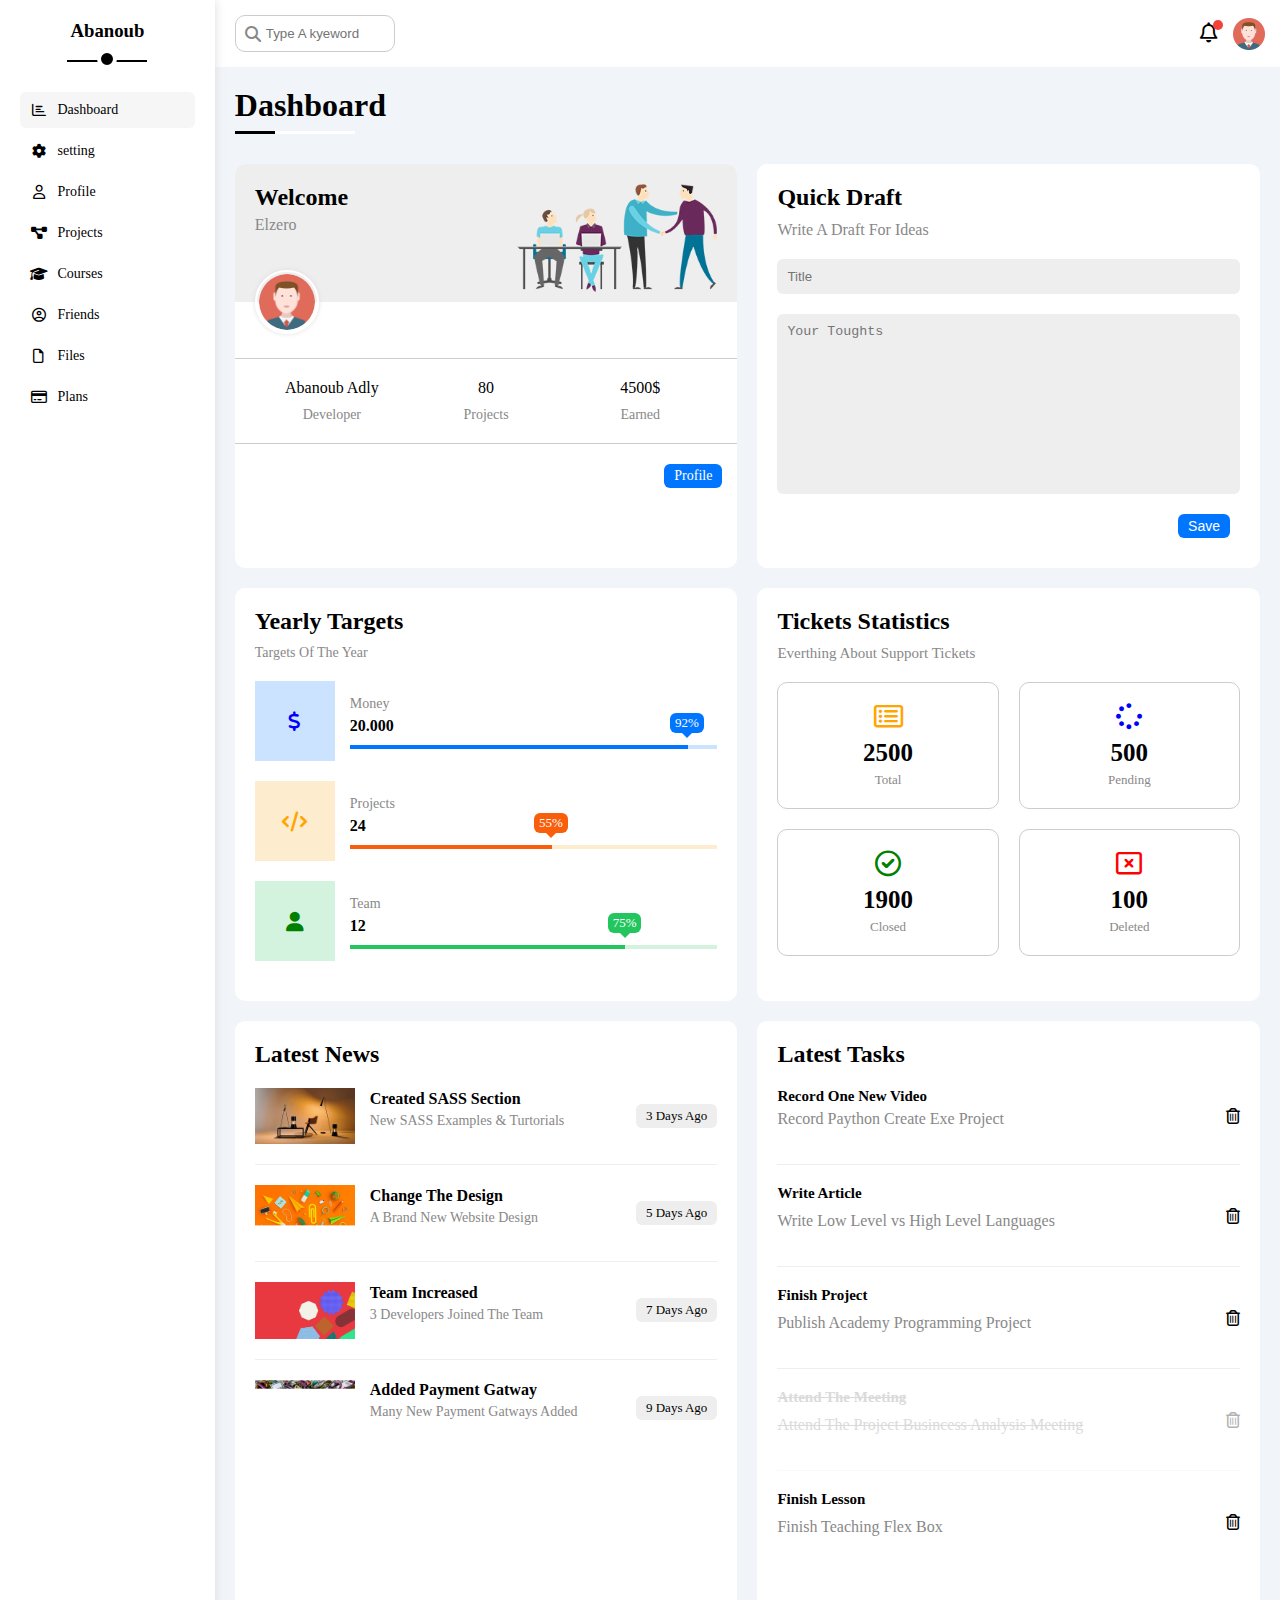
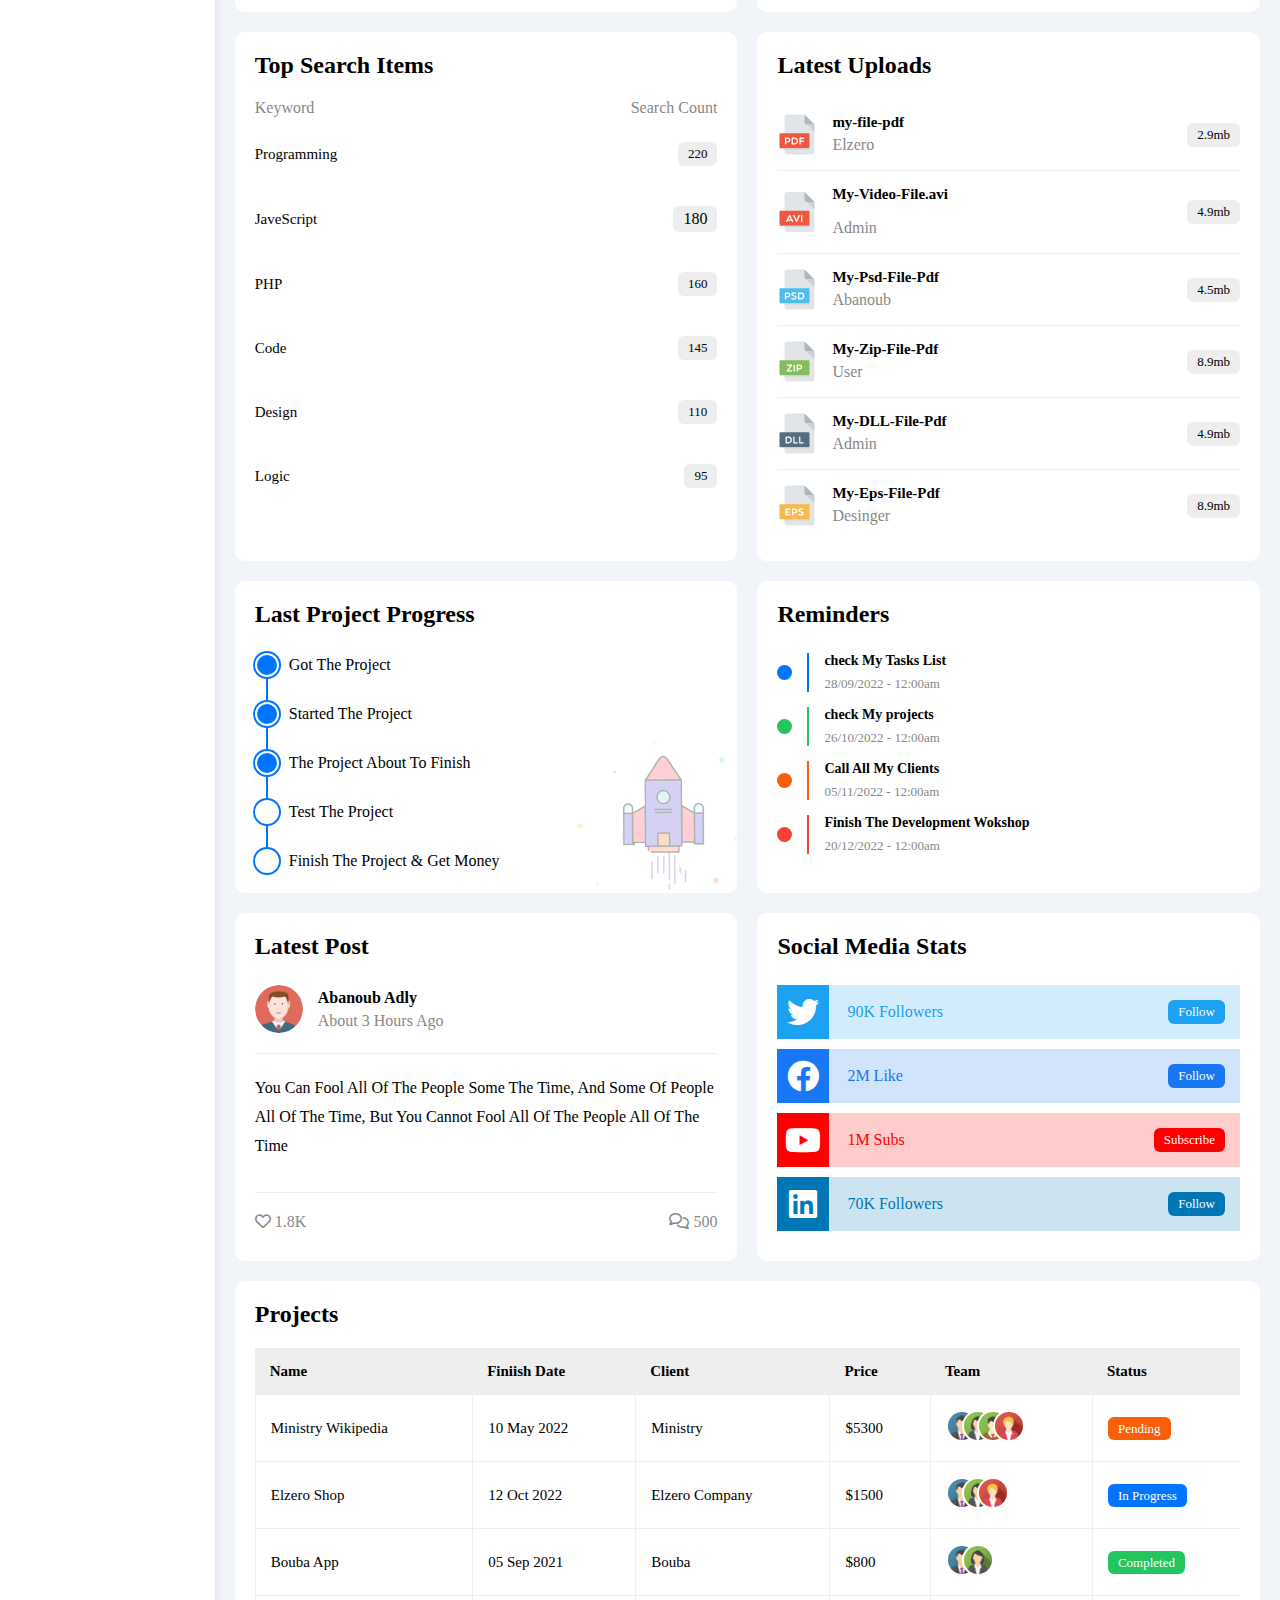
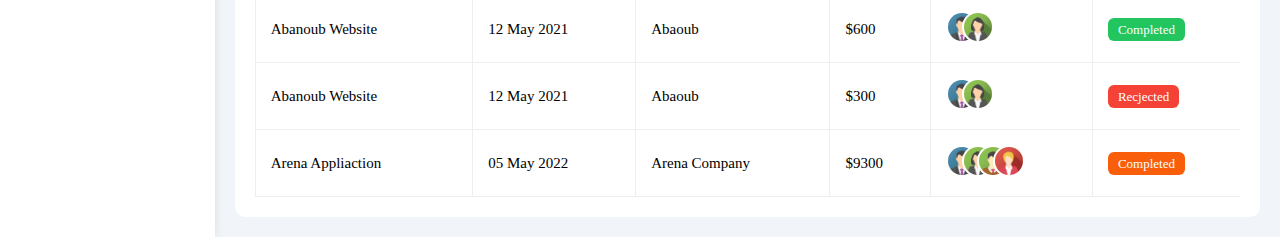
<file: index.html>
<!DOCTYPE html>
<html lang="en">
<head>
    <meta charset="UTF-8">
    <meta http-equiv="X-UA-Compatible" content="IE=edge">
    <meta name="viewport" content="width=device-width, initial-scale=1.0">
    <link rel="stylesheet" href="css/all.min.css">
    <link rel="stylesheet" href="css/framework.css">
    <link rel="stylesheet" href="css/master.css">
    <title>Dashboard</title>
</head>
<body>
    <div class="page d-flex">
        <div class="sidebar bg-white p-relative p-20">
            <h3 class="p-relative mt-0 txt-c">Abanoub</h3>
            <ul>
                <li>
                    <a class="active d-flex align-center fs-14 c-black p-10 rad-6" href="index.html">
                    <i class="fa-regular fa-chart-bar fa-fw"></i>
                    <span>Dashboard</span>
                </a>
            </li>
            <li><a class=" d-flex align-center fs-14 c-black p-10 rad-6" href="setting.html">
                <i class="fa-solid fa-gear fa-fw"></i>
                <span>setting</span>
            </a>
        </li>
        <li><a class=" d-flex align-center fs-14 c-black p-10 rad-6" href="profile.html">
            <i class="fa-regular fa-user fa-fw"></i>
            <span>Profile</span>
        </a>
    </li>
    <li><a class=" d-flex align-center fs-14 c-black p-10 rad-6" href="projects.html">
        <i class="fa-solid fa-diagram-project fa-fw"></i>
        <span>Projects</span>
    </a>
</li>
<li><a class=" d-flex align-center fs-14 c-black p-10 rad-6" href="courses.html">
    <i class="fa-solid fa-graduation-cap fa-fw"></i>
    <span>Courses</span>
</a>
</li>
<li><a class=" d-flex align-center fs-14 c-black p-10 rad-6" href="friends.html">
    <i class="fa-regular fa-circle-user fa-fw"></i>
    <span>Friends</span>
</a>
</li>
<li><a class=" d-flex align-center fs-14 c-black p-10 rad-6" href="files.html">
    <i class="fa-regular fa-file fa-fw"></i>
    <span>Files</span>
</a>
</li>
<li><a class=" d-flex align-center fs-14 c-black p-10 rad-6" href="plans.html">
    <i class="fa-regular fa-credit-card fa-fw"></i>
    <span>Plans</span>
</a>
</li>
            </ul>
        </div>
        <div class="content w-full">
            <div class="head p-15 bg-white between-flex">
                <div class="search p-relative">
                    <input class="p-10 rad-10" type="search" placeholder="Type A kyeword">
                </div>
                <div class="icons d-flex align-center">
                    <span class="notification p-relative">
                        <i class="fa-regular fa-bell fa-lg"></i>
                    </span>
                    <img src="images/14-02-40-avatar.png" alt="">
                </div>
            </div>
            <h1 class="p-relative">Dashboard</h1>
            <div class="wrapper d-grid gap-20 mr-20 ml-20">
                <div class="welcome bg-white rad-10 txt-c-mobile block-mobile">
                    <div class="intro p-20 d-flex space-between bg-eee">
                        <div>
                            <h2 class="m-0 ">Welcome</h2>
                            <p class="c-gray mt-5">Elzero</p>
                        </div>
                        <img class="hide-mobile" src="images/14-12-27-welcome.png" alt="">
                    </div>
                    <img class="avter" src="images/14-02-40-avatar.png" alt="">
                    <div class="body mt-20 mb-20 d-flex txt-c block-mobile p-20">
                        <div>Abanoub Adly <span class="d-block c-gray mt-10 fs-14">Developer</span></div>
                        <div>80<span class="d-block c-gray mt-10 fs-14">Projects</span></div>
                        <div>4500$<span class="d-block c-gray mt-10 fs-14">Earned</span></div>
                    </div>
                    <a href="profile.html" class="visit fs-14 d-block w-fit c-white bg-blue btn-shape" >Profile</a>
                </div>
                <div class="quick-draft p-20 bg-white rad-10 txt-c-mobile">
                    <h2 class="m-0 mb-10">Quick Draft</h2>
                    <p class="mt-0 mb-20 c-gray">Write A Draft For Ideas</p>
                    <form action="">
                        <input class="d-block bg-eee w-full b-none mb-20 p-10 rad-6 outline-none" type="text" placeholder="Title">
                        <textarea class="d-block bg-eee w-full b-none mb-20 p-10 rad-6 outline-none" placeholder="Your Toughts"></textarea>
                        <input class="save d-block fs-14 w-fit bg-blue c-white b-none btn-shape" type="submit" value="Save">
                    </form>
                </div>
                <div class="targets p-20 rad-10 bg-white">
                    <h2 class="mt-0 mb-10">Yearly Targets</h2>
                    <p class="c-gray mt-0 mb-20 fs-14">Targets Of The Year</p>
                    <div class="target-row mb-20 center-flex blue">
                    <div class="icon center-flex">
                        <i class="fa-solid fa-dollar-sign fa-lg c-blue"></i>
                    </div>
                    <div class="details">
                        <span class="fs-14 c-gray">Money</span>
                        <span class="d-block mt-5 mb-10 f-bold">20.000</span>
                        <div class="progress p-relative">
                            <span class="bg-blue blue" style="width: 92%;">
                            <span class="bg-blue">92%</span>
                        </span>
                        </div>
                    </div>
                    </div>
                    <div class="target-row mb-20 center-flex orange">
                        <div class="icon center-flex">
                            <i class="fa-solid fa-code fa-lg c-orange"></i>
                        </div>
                        <div class="details">
                            <span class="fs-14 c-gray">Projects</span>
                            <span class="d-block mt-5 mb-10 f-bold">24</span>
                            <div class="progress p-relative">
                                <span class="bg-orange orange" style="width: 55%;">
                                <span class="bg-orange">55%</span>
                            </span>
                            </div>
                        </div>
                        </div>
                        <div class="target-row mb-20 center-flex green">
                            <div class="icon center-flex">
                                <i class="fa-solid fa-user fa-lg c-green"></i>
                            </div>
                            <div class="details">
                                <span class="fs-14 c-gray">Team</span>
                                <span class="d-block mt-5 mb-10 f-bold">12</span>
                                <div class="progress p-relative">
                                    <span class="bg-green green" style="width: 75%;">
                                    <span class="bg-green">75%</span>
                                </span>
                                </div>
                            </div>
                            </div>
                </div>
                <div class="tickets bg-white p-20 rad-10">
                    <h2 class="mt-0 mb-0 f-bold">Tickets Statistics</h2>
                    <p class="mt-10 mb-20 fs-15 c-gray">Everthing About Support Tickets</p>
                    <div class="d-flex gap-20 txt-c flex-wrap">
                    <div class="box c-gray p-20 rad-10 fs-13">
                        <i class="fa-regular fa-rectangle-list fa-2x mb-10 c-orange"></i>
                        <span class=" f-bold c-black mb-5 fs-25 d-block">2500</span>
                    Total
                    </div>
                    <div class="box c-gray p-20 rad-10 fs-13">
                        <i class="fa-solid fa-spinner fa-2x mb-10 c-blue"></i>
                        <span class=" f-bold c-black mb-5 fs-25 d-block">500</span>
                    Pending
                    </div>
                    <div class="box c-gray p-20 rad-10 fs-13">
                        <i class="fa-regular fa-circle-check fa-2x mb-10 c-green"></i>
                        <span class=" f-bold c-black mb-5 fs-25 d-block">1900</span>
                    Closed
                    </div>
                    <div class="box c-gray p-20 rad-10 fs-13">
                        <i class="fa-regular fa-rectangle-xmark fa-2x mb-10 c-red"></i>
                        <span class=" f-bold c-black mb-5 fs-25 d-block">100</span>
                    Deleted
                    </div>
                </div>
                </div>
                <div class="latest-news p-20 bg-white rad-10 txt-c-mobile">
                    <h2 class=" mt-0 mb-20">Latest News</h2>
                    <div class="new-row d-flex align-center">
                                <img src="images/14-09-59-news-01.png" alt="">
                                <div class="info">
                                    <h2 class="">Created SASS Section</h2>
                                    <p class="mt-0 c-gray fs-14">New SASS Examples & Turtorials</p>
                                </div>
                                <div class="bg-eee btn-shape fs-13 lable">3 Days Ago</div> 
                            </div>
                            <div class="new-row d-flex align-center">
                                <img src="images/14-10-09-news-02.png" alt="">
                                <div class="info">
                                    <h2 class="">Change The Design</h2>
                                    <p class="mt-0 c-gray fs-14">A Brand New Website Design</p>
                                </div>
                                <div class="bg-eee btn-shape fs-13 lable">5 Days Ago</div> 
                            </div> 
                            <div class="new-row d-flex align-center">
                                <img src="images/14-10-17-news-03.png" alt="">
                                <div class="info">
                                    <h2 class="">Team Increased</h2>
                                    <p class="mt-0 c-gray fs-14">3 Developers Joined The Team</p>
                                </div>
                                <div class="bg-eee btn-shape fs-13 lable">7 Days Ago</div> 
                            </div> 
                            <div class="new-row d-flex align-center">
                                <img src="images/14-10-24-news-04.png" alt="">
                                <div class="info">
                                    <h2 class="">Added Payment Gatway</h2>
                                    <p class="mt-0 c-gray fs-14">Many New Payment Gatways Added</p>
                                </div>
                                <div class="bg-eee btn-shape fs-13 lable">9 Days Ago</div> 
                            </div>  
                    </div>
                    <div class="latest-tasks p-20 bg-white rad-10 txt-c-mobile">
                        <h2 class="mt-0 mb-20">Latest Tasks</h2>
                        <div class="task-row mb-20 pb-20 between-flex">
                            <div class="info">
                                <h3 class="m-0 mb-5 fs-15">Record One New Video</h3>
                                <p class="c-gray mt-0 ">Record Paython Create Exe Project</p>
                            </div>
                            <i class="fa-regular fa-trash-can delete"></i>
                        </div>
                        <div class="task-row mb-20 pb-20  between-flex">
                            <div class="info">
                                <h3 class="m-0 mb-10 fs-15">Write Article </h3>
                                <p class="c-gray mt-0 ">Write Low Level vs High Level Languages</p>
                            </div>
                            <i class="fa-regular fa-trash-can delete"></i>
                        </div>
                        <div class="task-row mb-20 pb-20  between-flex">
                            <div class="info">
                                <h3 class="m-0 mb-10 fs-15">Finish Project</h3>
                                <p class="c-gray mt-0 ">Publish Academy Programming Project</p>
                            </div>
                            <i class="fa-regular fa-trash-can delete"></i>
                        </div>
                        <div class="task-row mb-20 pb-20  between-flex opacity-3">
                            <div class="info">
                                <h3 class="m-0 mb-10 c-gray fs-15 line-through">Attend The Meeting</h3>
                                <p class="c-gray mt-0 line-through ">Attend The Project Busincess Analysis Meeting</p>
                            </div>
                            <i class="fa-regular fa-trash-can delete"></i>
                        </div>
                        <div class="task-row mb-20 pb-20 between-flex">
                            <div class="info">
                                <h3 class="m-0 mb-10 fs-15">Finish Lesson</h3>
                                <p class="c-gray mt-0 ">Finish Teaching Flex Box</p>
                            </div>
                            <i class="fa-regular fa-trash-can delete"></i>
                        </div>
                    </div>
                    <div class="search p-20 bg-white rad-10 txt-c-mobile">
                        <h2 class="mt-0 mb-20">Top Search Items</h2>
                        <div class="items-head mb-10 c-gray d-flex space-between">
                            <div >Keyword</div>
                            <div >Search Count</div>
                        </div>
                        <div class="search-row between-flex mb-10 pt-15 pb-15">
                            <span class="fs-15 ">Programming</span>
                            <span class="btn-shape bg-eee fs-13">220</span>
                        </div>
                        <div class="search-row between-flex mb-10 pt-15 pb-15">
                            <span class="fs-15 ">JaveScript</span>
                            <span class="btn-shape bg-eee">180</span>
                        </div>
                        <div class="search-row between-flex mb-10 pt-15 pb-15">
                            <span class="fs-15 ">PHP</span>
                            <span class="btn-shape bg-eee fs-13">160</span>
                        </div>
                        <div class="search-row between-flex mb-10 pt-15 pb-15">
                            <span class="fs-15 ">Code</span>
                            <span class="btn-shape bg-eee fs-13">145</span>
                        </div>
                        <div class="search-row between-flex mb-10 pt-15 pb-15">
                            <span class="fs-15 ">Design</span>
                            <span class="btn-shape bg-eee fs-13">110</span>
                        </div>
                        <div class="search-row between-flex mb-10 pt-15 pb-15">
                            <span class="fs-15 ">Logic</span>
                            <span class="btn-shape bg-eee fs-13">95</span>
                        </div>
                    </div>
                    <div class="latest-uploads bg-white rad-10 p-20">
                        <h2 class="mt-0 mb-20">Latest Uploads</h2>
                        <div class="upload-row between-flex">
                            <div class="info d-flex">
                                <img src="images/14-10-34-pdf.svg" alt="">
                                <div class="text">
                                    <h3 class=" mb-5 fs-15">my-file-pdf</h3>
                                    <p class="c-gray mt-0">Elzero</p>
                                </div>
                            </div>
                            <span class="d-block btn-shape bg-eee fs-13">2.9mb</span>
                        </div>
                        <div class="upload-row between-flex">
                            <div class="info d-flex">
                                <img src="images/14-01-09-avi.svg" alt="">
                                <div class="text">
                                    <h3 class="mb-5 fs-15">My-Video-File.avi</h3>
                                    <p class="c-gray">Admin</p>
                                </div>
                            </div>
                            <span class="d-block btn-shape bg-eee fs-13">4.9mb</span>
                        </div>
                        <div class="upload-row between-flex">
                            <div class="info d-flex">
                                <img src="images/14-10-57-psd.svg" alt="">
                                <div class="text">
                                    <h3 class="mb-5 fs-15">My-Psd-File-Pdf</h3>
                                    <p class="c-gray mt-0">Abanoub</p>
                                </div>
                            </div>
                            <span class="d-block btn-shape bg-eee fs-13">4.5mb</span>
                        </div>
                        <div class="upload-row between-flex">
                            <div class="info d-flex">
                                <img src="images/14-12-43-zip.svg" alt="">
                                <div class="text">
                                    <h3 class="mb-5 fs-15">My-Zip-File-Pdf</h3>
                                    <p class="c-gray mt-0">User</p>
                                </div>
                            </div>
                            <span class="d-block btn-shape bg-eee fs-13">8.9mb</span>
                        </div>
                        <div class="upload-row between-flex">
                            <div class="info d-flex">
                                <img src="images/14-06-53-dll.svg" alt="">
                                <div class="text">
                                    <h3 class="mb-5 fs-15">My-DLL-File-Pdf</h3>
                                    <p class="c-gray mt-0">Admin</p>
                                </div>
                            </div>
                            <span class="d-block btn-shape bg-eee fs-13">4.9mb</span>
                        </div>
                        <div class="upload-row between-flex">
                            <div class="info d-flex">
                                <img src="images/14-08-18-eps.svg" alt="">
                                <div class="text">
                                    <h3 class="mb-5 fs-15">My-Eps-File-Pdf</h3>
                                    <p class="c-gray mt-0">Desinger</p>
                                </div>
                            </div>
                            <span class="d-block btn-shape bg-eee fs-13">8.9mb</span>
                        </div>
                    </div>
                    <div class="last-project bg-white rad-10 p-20 p-relative">
                        <h2 class="mt-0 mb-20">Last Project Progress</h2>
                        <ul class="m-0 p-relative">
                            <li class="mt-25 d-flex align-center done">Got The Project</li>
                            <li class="mt-25 d-flex align-center done">Started The Project</li>
                            <li class="mt-25 d-flex align-center done">The Project About To Finish</li>
                            <li class="mt-25 d-flex align-center current">Test The Project</li>
                            <li class="mt-25 d-flex align-center">Finish The Project & Get Money</li>
                        </ul>
                        <img class="hide-mobile launch-icon opacity-3" src="images/14-10-50-project.png" alt="">
                    </div>
                    <div class="reminders bg-white rad-10 p-20">
                        <h2 class="mt-0 mb-25">Reminders</h2>
                        <ul class=" m-0">
                            <li class="d-flex align-center mt-15">
                                <span class="key d-block mr-15 bg-blue rad-50"></span>
                                <div class=" blue pl-15">
                                    <p class="fs-14 f-bold mb-5 mt-0">check My Tasks List</p>
                                    <span class="c-gray fs-13">28/09/2022 - 12:00am</span>
                                </div>
                                </li>
                                <li class="d-flex align-center mt-15">
                                    <span class="key d-block mr-15 bg-green rad-50"></span>
                                    <div class=" green pl-15">
                                        <p class="fs-14 f-bold mb-5 mt-0">check My projects</p>
                                        <span class="c-gray fs-13">26/10/2022 - 12:00am</span>
                                    </div>
                                    </li>
                                    <li class="d-flex align-center mt-15">
                                        <span class="key d-block mr-15 bg-orange rad-50"></span>
                                        <div class=" orange pl-15">
                                            <p class="fs-14 f-bold mb-5 mt-0">Call All My Clients</p>
                                            <span class="c-gray fs-13">05/11/2022 - 12:00am</span>
                                        </div>
                                        </li>
                                        <li class="d-flex align-center mt-15">
                                            <span class="key d-block mr-15 bg-red rad-50"></span>
                                            <div class=" red pl-15">
                                                <p class="fs-14 f-bold mb-5 mt-0">Finish The Development Wokshop</p>
                                                <span class="c-gray fs-13">20/12/2022 - 12:00am</span>
                                            </div>
                                            </li>
                        </ul>
                    </div>
                    <div class="latest-post bg-white p-20 rad-10">
                        <h2 class="mt-0 mb-25">Latest Post</h2>
                        <div class="post d-flex align-center">
                            <img src="images/14-02-40-avatar.png" alt="">
                            <div class="text">
                                <span class="d-block mb-5 f-bold">Abanoub Adly</span>
                                <span class="c-gray">About 3 Hours Ago</span>
                            </div>
                        </div>
                        <div class=" post-content pt-20 pb-20 mt-20 mb-20 txt-c-mobile">
                            You Can Fool All Of The People Some The Time, And Some Of People All Of The Time, But You Cannot
                            Fool All Of The People All Of The Time
                        </div>
                        <div class="icons between-flex c-gray">
                            <div>
                                <i class="fa-regular fa-heart"></i>
                                <span>1.8K</span>
                            </div>
                            <div >
                                <i class="fa-regular fa-comments"></i>
                                <span>500</span>
                            </div>
                        </div>
                    </div>
                    <div class="social-media bg-white p-20 rad-10">
                        <h2 class="mt-0 mb-25">Social Media Stats</h2>
                        <div class=" box twitter p-15 p-relative between-flex mb-10">
                            <i class="fa-brands fa-twitter fa-2x h-full c-white center-flex"></i>
                            <span class="">90K Followers</span>
                            <a class="btn-shape c-white fs-13" href="#">Follow</a>  
                    </div>
                    <div class=" box facebook p-15 p-relative between-flex mb-10">
                        <i class="fa-brands fa-facebook fa-2x h-full c-white center-flex"></i>
                        <span class="">2M Like</span>
                        <a class="btn-shape c-white fs-13" href="#">Follow</a>  
                </div>

                <div class=" box youtube p-15 p-relative between-flex mb-10">
                    <i class="fa-brands fa-youtube fa-2x h-full c-white center-flex"></i>
                    <span class="">1M Subs</span>
                    <a class="btn-shape c-white fs-13" href="#">Subscribe</a>  
            </div>

            <div class=" box linkedin p-15 p-relative between-flex mb-10">
                <i class="fa-brands fa-linkedin fa-2x h-full c-white center-flex"></i>
                <span class="">70K Followers</span>
                <a class="btn-shape c-white fs-13" href="#">Follow</a>  
        </div>



    </div>
            </div>
            <div class="project bg-white p-20 rad-10 m-20">
                <h2 class="mt-0 mb-20">Projects</h2>
                <div class="resposive-table">
                    <table class="fs-15 w-full">
                    <thead>
                        <tr>
                            <td>Name</td>
                            <td>Finiish Date</td>
                            <td>Client</td>
                            <td>Price</td>
                            <td>Team</td>
                            <td>Status</td>
                        </tr>
                    </thead>
                    <tbody>
                        <tr>
                            <td>Ministry Wikipedia</td>
                            <td>10 May 2022</td>
                            <td>Ministry</td>
                            <td>$5300</td>
                            <td>
                                <img src="images/14-11-26-team-01.png" alt="">
                                <img src="images/14-11-36-team-02.png" alt="">
                                <img src="images/14-11-49-team-03.png" alt="">
                                <img src="images/14-12-12-team-05.png" alt="">
                            </td>
                            <td><span  class="lable bg-orange c-white btn-shape">Pending</span></td>
                        </tr>
                        <tr>
                            <td>Elzero Shop</td>
                            <td>12 Oct 2022</td>
                            <td>Elzero Company</td>
                            <td>$1500</td>
                            <td>
                                <img src="images/14-11-26-team-01.png" alt="">
                                <img src="images/14-11-36-team-02.png" alt="">
                                <img src="images/14-12-12-team-05.png" alt="">
                            </td>
                            <td><span  class="lable bg-blue c-white btn-shape">In Progress</span></td>
                        </tr>
                        <tr>
                            <td>Bouba App</td>
                            <td>05 Sep 2021</td>
                            <td>Bouba</td>
                            <td>$800</td>
                            <td>
                                <img src="images/14-11-26-team-01.png" alt="">
                                <img src="images/14-11-36-team-02.png" alt="">
                            </td>
                            <td><span  class="lable bg-green c-white btn-shape">Completed</span></td>
                        </tr>
                        <tr>
                            <td>Abanoub Website</td>
                            <td>12 May 2021</td>
                            <td>Abaoub</td>
                            <td>$600</td>
                            <td>
                                <img src="images/14-11-26-team-01.png" alt="">
                                <img src="images/14-11-36-team-02.png" alt="">
                            </td>
                            <td><span  class="lable bg-green c-white btn-shape">Completed</span></td>
                        </tr>
                        <tr>
                            <td>Abanoub Website</td>
                            <td>12 May 2021</td>
                            <td>Abaoub</td>
                            <td>$300</td>
                            <td>
                                <img src="images/14-11-26-team-01.png" alt="">
                                <img src="images/14-11-36-team-02.png" alt="">
                            </td>
                            <td><span  class="lable bg-red c-white btn-shape">Recjected</span></td>
                        </tr>
                        <tr>
                            <td>Arena Appliaction</td>
                            <td>05 May 2022</td>
                            <td>Arena Company</td>
                            <td>$9300</td>
                            <td>
                                <img src="images/14-11-26-team-01.png" alt="">
                                <img src="images/14-11-36-team-02.png" alt="">
                                <img src="images/14-11-49-team-03.png" alt="">
                                <img src="images/14-12-12-team-05.png" alt="">
                            </td>
                            <td><span  class="lable bg-orange c-white btn-shape">Completed</span></td>
                        </tr>
                    </tbody>
                    </table>
                </div>
            </div>
        </div>
    </div>
</body>
</html>
</file>
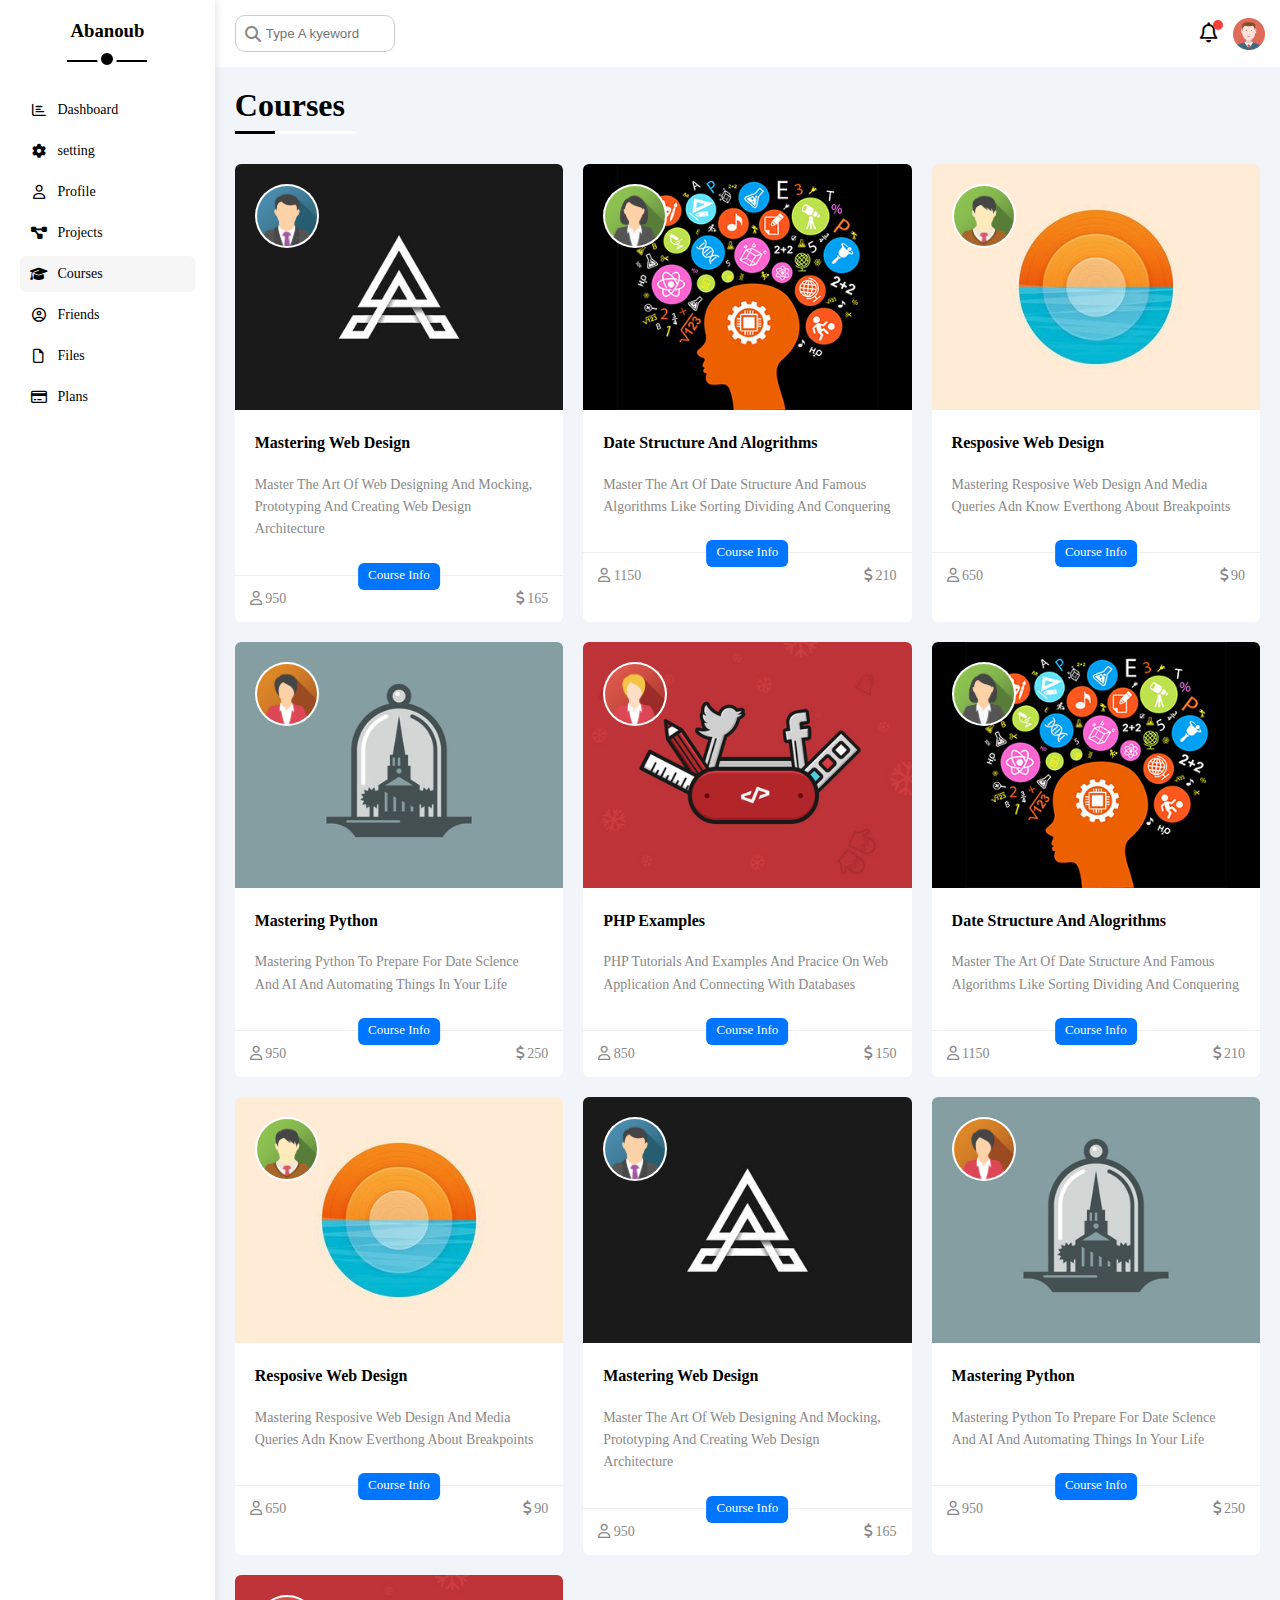
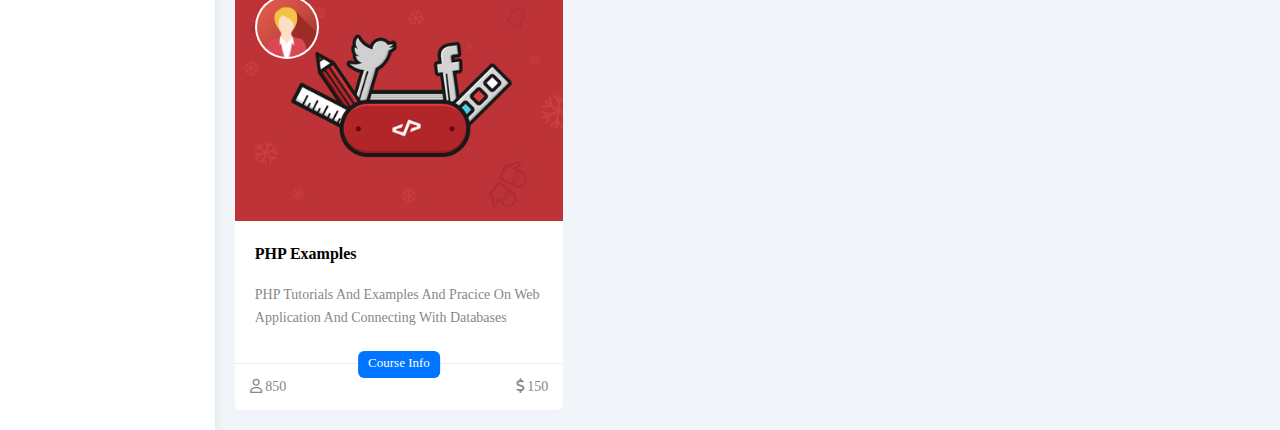
<file: courses.html>
<!DOCTYPE html>
<html lang="en">
<head>
    <meta charset="UTF-8">
    <meta http-equiv="X-UA-Compatible" content="IE=edge">
    <meta name="viewport" content="width=device-width, initial-scale=1.0">
    <link rel="stylesheet" href="css/all.min.css">
    <link rel="stylesheet" href="css/framework.css">
    <link rel="stylesheet" href="css/master.css">
    <title>Courses</title>
</head>
<body>
    <div class="page d-flex">
        <div class="sidebar bg-white p-relative p-20">
            <h3 class="p-relative mt-0 txt-c">Abanoub</h3>
            <ul>
                <li>
                    <a class=" d-flex align-center fs-14 c-black p-10 rad-6" href="index.html">
                    <i class="fa-regular fa-chart-bar fa-fw"></i>
                    <span>Dashboard</span>
                </a>
            </li>
            <li><a class="d-flex align-center fs-14 c-black p-10 rad-6" href="setting.html">
                <i class="fa-solid fa-gear fa-fw"></i>
                <span>setting</span>
            </a>
        </li>
        <li><a class=" d-flex align-center fs-14 c-black p-10 rad-6" href="profile.html">
            <i class="fa-regular fa-user fa-fw"></i>
            <span>Profile</span>
        </a>
    </li>
    <li><a class=" d-flex align-center fs-14 c-black p-10 rad-6" href="projects.html">
        <i class="fa-solid fa-diagram-project fa-fw"></i>
        <span>Projects</span>
    </a>
</li>
<li><a class="active d-flex align-center fs-14 c-black p-10 rad-6" href="courses.html">
    <i class="fa-solid fa-graduation-cap fa-fw"></i>
    <span>Courses</span>
</a>
</li>
<li><a class=" d-flex align-center fs-14 c-black p-10 rad-6" href="friends.html">
    <i class="fa-regular fa-circle-user fa-fw"></i>
    <span>Friends</span>
</a>
</li>
<li><a class=" d-flex align-center fs-14 c-black p-10 rad-6" href="files.html">
    <i class="fa-regular fa-file fa-fw"></i>
    <span>Files</span>
</a>
</li>
<li><a class=" d-flex align-center fs-14 c-black p-10 rad-6" href="plans.html">
    <i class="fa-regular fa-credit-card fa-fw"></i>
    <span>Plans</span>
</a>
</li>
            </ul>
        </div>
        <div class="content w-full">
            <div class="head p-15 bg-white between-flex">
                <div class="search p-relative">
                    <input class="p-10 rad-10" type="search" placeholder="Type A kyeword">
                </div>
                <div class="icons d-flex align-center">
                    <span class="notification p-relative">
                        <i class="fa-regular fa-bell fa-lg"></i>
                    </span>
                    <img src="images/14-02-40-avatar.png" alt="">
                </div>
            </div>
            <h1 class="p-relative">Courses</h1>
            <div class="courses-page d-grid gap-20 m-20">
                <div class="course rad-6 bg-white p-relative">
                <img class="cover" src="images/14-03-44-course-01.jpg" alt="">
                <img  class="instructor" src="images/14-11-26-team-01.png" alt="">
                <div class="p-20">
                    <h4 class="mt-0">Mastering Web Design</h4>
                    <p class=" description mt-15 fs-14 c-gray cap-txt">master the art of web designing and mocking, prototyping and creating web design architecture</p>
                </div>
                <div class="info p-15 p-relative between-flex">
                    <span class="title fs-13 btn-shape c-white bg-blue">Course Info</span>
                    <span class="c-gray fs-14">
                        <i class="fa-regular fa-user"></i>
                        950
                    </span>
                    <span class="c-gray fs-14">
                        <i class="fa-solid fa-dollar-sign"></i>
                        165
                    </span>
                </div>
            </div>
            <div class="course rad-6 bg-white p-relative">
                <img class="cover" src="images/14-04-00-course-02.jpg" alt="">
                <img  class="instructor" src="images/14-11-36-team-02.png" alt="">
                <div class="p-20">
                    <h4 class="mt-0">Date Structure And Alogrithms</h4>
                    <p class=" description mt-15 fs-14 c-gray cap-txt">master the art of date structure and famous algorithms like sorting dividing and conquering</p>
                </div>
                <div class="info p-15 p-relative between-flex">
                    <span class="title fs-13 btn-shape c-white bg-blue">Course Info</span>
                    <span class="c-gray fs-14">
                        <i class="fa-regular fa-user"></i>
                        1150
                    </span>
                    <span class="c-gray fs-14">
                        <i class="fa-solid fa-dollar-sign"></i>
                        210
                    </span>
                </div>
            </div>
            <div class="course rad-6 bg-white p-relative">
                <img class="cover" src="images/14-04-17-course-03.jpg" alt="">
                <img  class="instructor" src="images/14-11-49-team-03.png" alt="">
                <div class="p-20">
                    <h4 class="mt-0">Resposive Web Design</h4>
                    <p class=" description mt-15 fs-14 c-gray cap-txt">mastering resposive web design and media queries adn know everthong about breakpoints</p>
                </div>
                <div class="info p-15 p-relative between-flex">
                    <span class="title fs-13 btn-shape c-white bg-blue">Course Info</span>
                    <span class="c-gray fs-14">
                        <i class="fa-regular fa-user"></i>
                        650
                    </span>
                    <span class="c-gray fs-14">
                        <i class="fa-solid fa-dollar-sign"></i>
                        90
                    </span>
                </div>
            </div>
            <div class="course rad-6 bg-white p-relative">
                <img class="cover" src="images/14-04-29-course-04.jpg" alt="">
                <img  class="instructor" src="images/14-11-55-team-04.png" alt="">
                <div class="p-20">
                    <h4 class="mt-0">Mastering Python</h4>
                    <p class=" description mt-15 fs-14 c-gray cap-txt">Mastering Python to prepare for date sclence and aI and automating things in your life</p>
                </div>
                <div class="info p-15 p-relative between-flex">
                    <span class="title fs-13 btn-shape c-white bg-blue">Course Info</span>
                    <span class="c-gray fs-14">
                        <i class="fa-regular fa-user"></i>
                        950
                    </span>
                    <span class="c-gray fs-14">
                        <i class="fa-solid fa-dollar-sign"></i>
                        250
                    </span>
                </div>
            </div>
            <div class="course rad-6 bg-white p-relative">
                <img class="cover" src="images/14-04-56-course-05.jpg" alt="">
                <img  class="instructor" src="images/14-12-12-team-05.png" alt="">
                <div class="p-20">
                    <h4 class="mt-0">PHP Examples</h4>
                    <p class=" description mt-15 fs-14 c-gray cap-txt">PHP tutorials and examples and pracice on web application and connecting with databases </p>
                </div>
                <div class="info p-15 p-relative between-flex">
                    <span class="title fs-13 btn-shape c-white bg-blue">Course Info</span>
                    <span class="c-gray fs-14">
                        <i class="fa-regular fa-user"></i>
                        850
                    </span>
                    <span class="c-gray fs-14">
                        <i class="fa-solid fa-dollar-sign"></i>
                        150
                    </span>
                </div>
            </div>
            <div class="course rad-6 bg-white p-relative">
                <img class="cover" src="images/14-04-00-course-02.jpg" alt="">
                <img  class="instructor" src="images/14-11-36-team-02.png" alt="">
                <div class="p-20">
                    <h4 class="mt-0">Date Structure And Alogrithms</h4>
                    <p class=" description mt-15 fs-14 c-gray cap-txt">master the art of date structure and famous algorithms like sorting dividing and conquering</p>
                </div>
                <div class="info p-15 p-relative between-flex">
                    <span class="title fs-13 btn-shape c-white bg-blue">Course Info</span>
                    <span class="c-gray fs-14">
                        <i class="fa-regular fa-user"></i>
                        1150
                    </span>
                    <span class="c-gray fs-14">
                        <i class="fa-solid fa-dollar-sign"></i>
                        210
                    </span>
                </div>
            </div>
            <div class="course rad-6 bg-white p-relative">
                <img class="cover" src="images/14-04-17-course-03.jpg" alt="">
                <img  class="instructor" src="images/14-11-49-team-03.png" alt="">
                <div class="p-20">
                    <h4 class="mt-0">Resposive Web Design</h4>
                    <p class=" description mt-15 fs-14 c-gray cap-txt">mastering resposive web design and media queries adn know everthong about breakpoints</p>
                </div>
                <div class="info p-15 p-relative between-flex">
                    <span class="title fs-13 btn-shape c-white bg-blue">Course Info</span>
                    <span class="c-gray fs-14">
                        <i class="fa-regular fa-user"></i>
                        650
                    </span>
                    <span class="c-gray fs-14">
                        <i class="fa-solid fa-dollar-sign"></i>
                        90
                    </span>
                </div>
            </div>
            <div class="course rad-6 bg-white p-relative">
                <img class="cover" src="images/14-03-44-course-01.jpg" alt="">
                <img  class="instructor" src="images/14-11-26-team-01.png" alt="">
                <div class="p-20">
                    <h4 class="mt-0">Mastering Web Design</h4>
                    <p class=" description mt-15 fs-14 c-gray cap-txt">master the art of web designing and mocking, prototyping and creating web design architecture</p>
                </div>
                <div class="info p-15 p-relative between-flex">
                    <span class="title fs-13 btn-shape c-white bg-blue">Course Info</span>
                    <span class="c-gray fs-14">
                        <i class="fa-regular fa-user"></i>
                        950
                    </span>
                    <span class="c-gray fs-14">
                        <i class="fa-solid fa-dollar-sign"></i>
                        165
                    </span>
                </div>
            </div>
            <div class="course rad-6 bg-white p-relative">
                <img class="cover" src="images/14-04-29-course-04.jpg" alt="">
                <img  class="instructor" src="images/14-11-55-team-04.png" alt="">
                <div class="p-20">
                    <h4 class="mt-0">Mastering Python</h4>
                    <p class=" description mt-15 fs-14 c-gray cap-txt">Mastering Python to prepare for date sclence and aI and automating things in your life</p>
                </div>
                <div class="info p-15 p-relative between-flex">
                    <span class="title fs-13 btn-shape c-white bg-blue">Course Info</span>
                    <span class="c-gray fs-14">
                        <i class="fa-regular fa-user"></i>
                        950
                    </span>
                    <span class="c-gray fs-14">
                        <i class="fa-solid fa-dollar-sign"></i>
                        250
                    </span>
                </div>
            </div>
            <div class="course rad-6 bg-white p-relative">
                <img class="cover" src="images/14-04-56-course-05.jpg" alt="">
                <img  class="instructor" src="images/14-12-12-team-05.png" alt="">
                <div class="p-20">
                    <h4 class="mt-0">PHP Examples</h4>
                    <p class=" description mt-15 fs-14 c-gray cap-txt">PHP tutorials and examples and pracice on web application and connecting with databases </p>
                </div>
                <div class="info p-15 p-relative between-flex">
                    <span class="title fs-13 btn-shape c-white bg-blue">Course Info</span>
                    <span class="c-gray fs-14">
                        <i class="fa-regular fa-user"></i>
                        850
                    </span>
                    <span class="c-gray fs-14">
                        <i class="fa-solid fa-dollar-sign"></i>
                        150
                    </span>
                </div>
            </div>
                </div>
                </div>
</body>
</html>
</file>
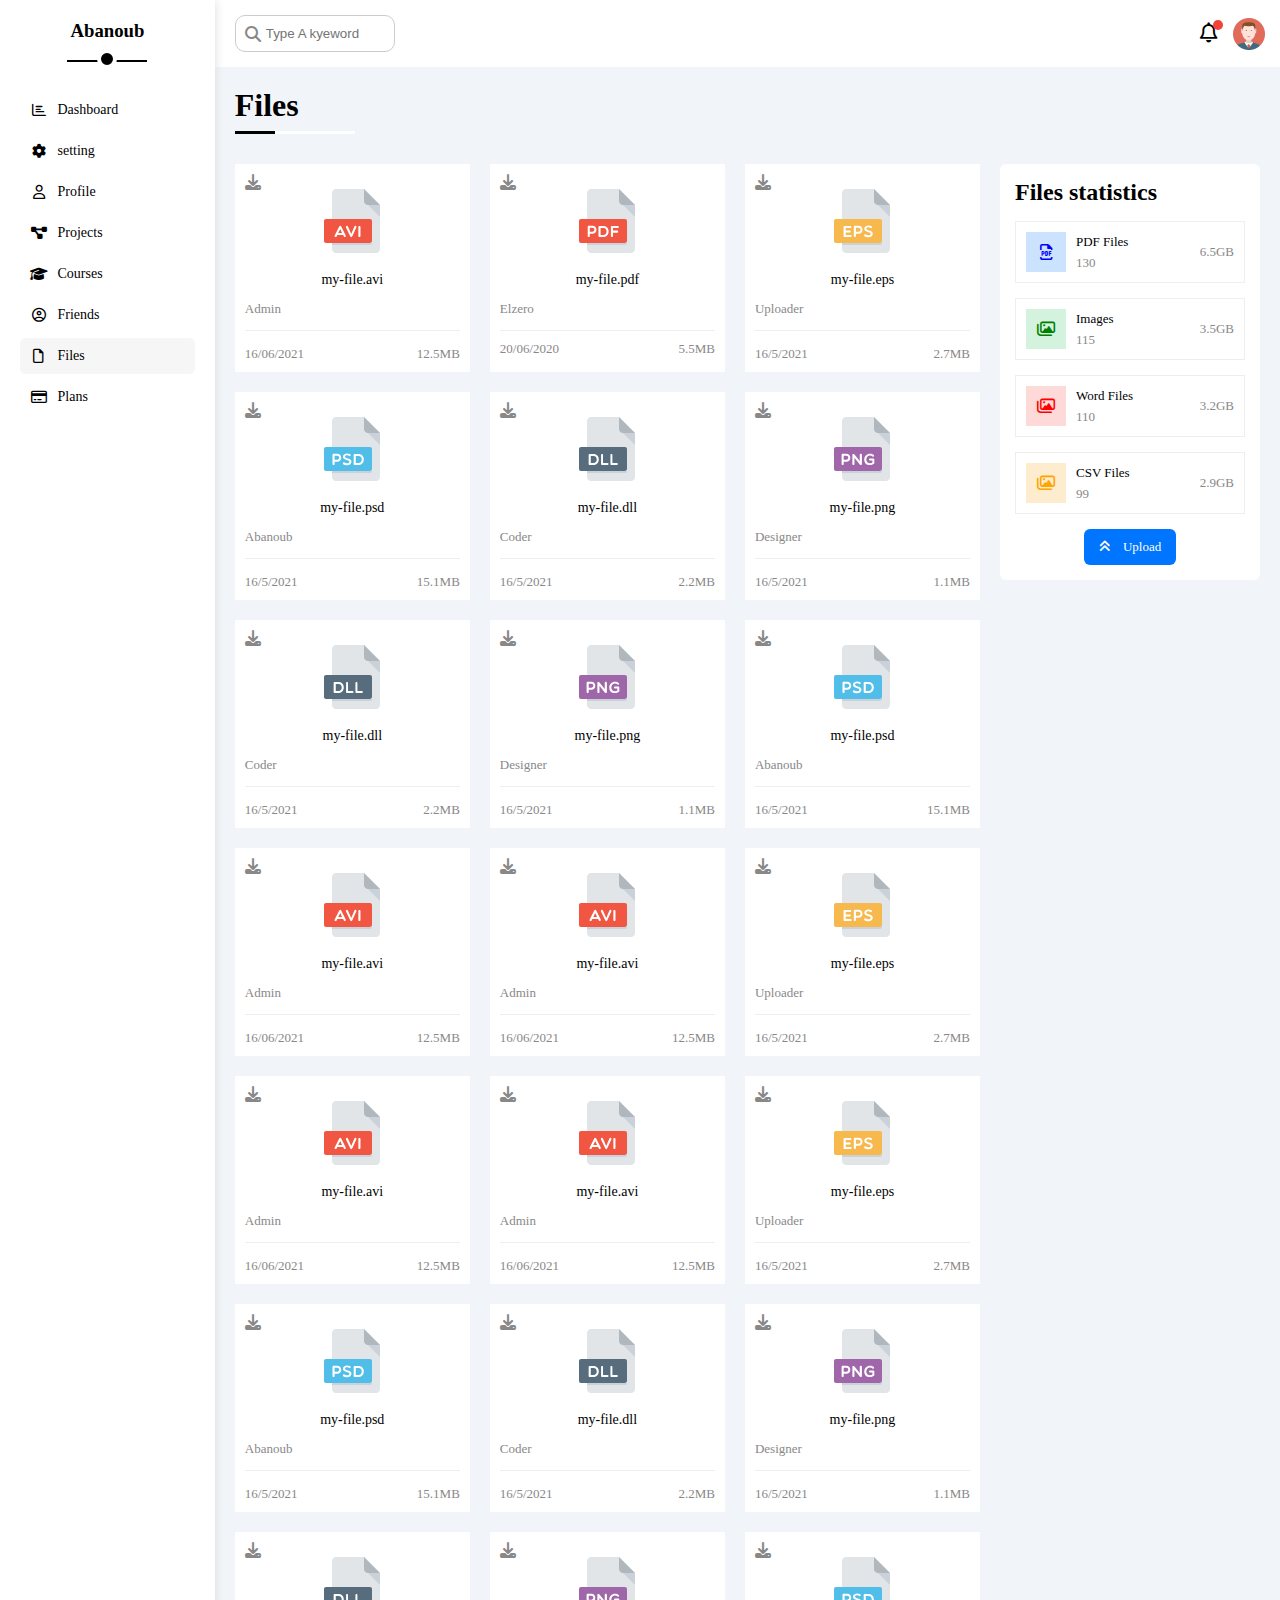
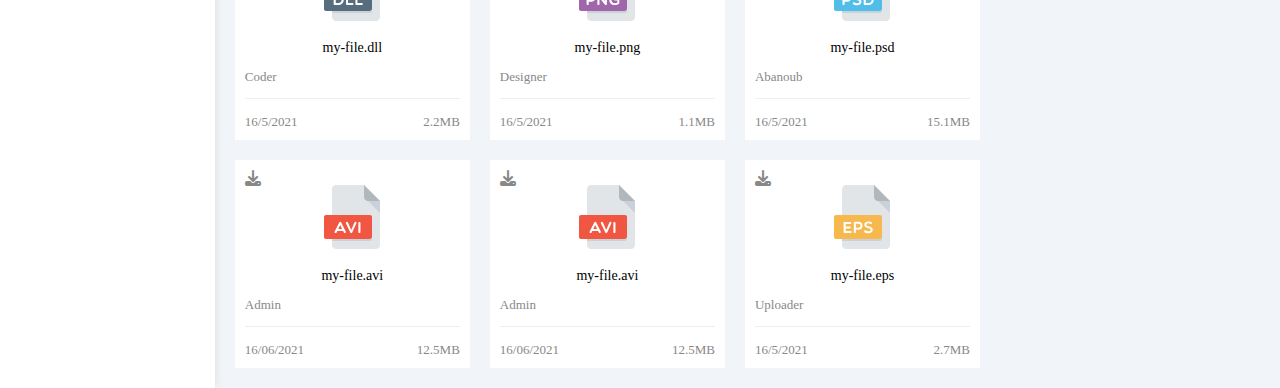
<file: files.html>
<!DOCTYPE html>
<html lang="en">
<head>
    <meta charset="UTF-8">
    <meta http-equiv="X-UA-Compatible" content="IE=edge">
    <meta name="viewport" content="width=device-width, initial-scale=1.0">
    <link rel="stylesheet" href="css/all.min.css">
    <link rel="stylesheet" href="css/framework.css">
    <link rel="stylesheet" href="css/master.css">
    <title>Files</title>
</head>
<body>
    <div class="page d-flex">
        <div class="sidebar bg-white p-relative p-20">
            <h3 class="p-relative mt-0 txt-c">Abanoub</h3>
            <ul>
                <li>
                    <a class=" d-flex align-center fs-14 c-black p-10 rad-6" href="index.html">
                    <i class="fa-regular fa-chart-bar fa-fw"></i>
                    <span>Dashboard</span>
                </a>
            </li>
            <li><a class="d-flex align-center fs-14 c-black p-10 rad-6" href="setting.html">
                <i class="fa-solid fa-gear fa-fw"></i>
                <span>setting</span>
            </a>
        </li>
        <li><a class=" d-flex align-center fs-14 c-black p-10 rad-6" href="profile.html">
            <i class="fa-regular fa-user fa-fw"></i>
            <span>Profile</span>
        </a>
    </li>
    <li><a class=" d-flex align-center fs-14 c-black p-10 rad-6" href="projects.html">
        <i class="fa-solid fa-diagram-project fa-fw"></i>
        <span>Projects</span>
    </a>
</li>
<li><a class=" d-flex align-center fs-14 c-black p-10 rad-6" href="courses.html">
    <i class="fa-solid fa-graduation-cap fa-fw"></i>
    <span>Courses</span>
</a>
</li>
<li><a class=" d-flex align-center fs-14 c-black p-10 rad-6" href="friends.html">
    <i class="fa-regular fa-circle-user fa-fw"></i>
    <span>Friends</span>
</a>
</li>
<li><a class="active d-flex align-center fs-14 c-black p-10 rad-6" href="files.html">
    <i class="fa-regular fa-file fa-fw"></i>
    <span>Files</span>
</a>
</li>
<li><a class=" d-flex align-center fs-14 c-black p-10 rad-6" href="plans.html">
    <i class="fa-regular fa-credit-card fa-fw"></i>
    <span>Plans</span>
</a>
</li>
            </ul>
        </div>
        <div class="content w-full">
            <div class="head p-15 bg-white between-flex">
                <div class="search p-relative">
                    <input class="p-10 rad-10" type="search" placeholder="Type A kyeword">
                </div>
                <div class="icons d-flex align-center">
                    <span class="notification p-relative">
                        <i class="fa-regular fa-bell fa-lg"></i>
                    </span>
                    <img src="images/14-02-40-avatar.png" alt="">
                </div>
            </div>
            <h1 class="p-relative">Files</h1>
            <div class="files-page d-flex gap-20 m-20">
                <div class="files-stats bg-white rad-6 p-15">
                    <h2 class="mt-0 mb-15 txt-c-mobile">Files statistics</h2>
                    <div class="d-flex align-center b-eee fs-13 p-10 mb-15">
                        <i class="fa-regular fa-file-pdf fa-lg center-flex c-blue blue icon"></i>
                        <div class="info">
                            <span>PDF Files</span>
                            <span class="c-gray d-block mt-5">130</span>
                        </div>
                        <div class="size c-gray">6.5GB</div>
                    </div>
                    <div class="d-flex align-center b-eee fs-13 p-10 mb-15">
                        <i class="fa-regular fa-images fa-lg center-flex c-green green icon"></i>
                        <div class="info">
                            <span>Images</span>
                            <span class="c-gray d-block mt-5">115</span>
                        </div>
                        <div class="size c-gray">3.5GB</div>
                    </div>
                    <div class="d-flex align-center b-eee fs-13 p-10 mb-15">
                        <i class="fa-regular fa-images fa-lg center-flex c-red red icon"></i>
                        <div class="info">
                            <span>Word Files</span>
                            <span class="c-gray d-block mt-5">110</span>
                        </div>
                        <div class="size c-gray">3.2GB</div>
                    </div>
                    <div class="d-flex align-center b-eee fs-13 p-10 mb-15">
                        <i class="fa-regular fa-images fa-lg center-flex c-orange orange icon"></i>
                        <div class="info">
                            <span>CSV Files</span>
                            <span class="c-gray d-block mt-5">99</span>
                        </div>
                        <div class="size c-gray">2.9GB</div>
                    </div>
                    <a class="upload bg-blue c-white rad-6 w-fit d-block  fs-13" href="#">
                    <i class="fa-solid fa-angles-up mr-10"></i>
                        Upload
                    </a>
            </div>
            <div class="files-content d-grid gap-20">
                <div class="file bg-white red-10 p-10">
                    <i class="fa-solid fa-download c-gray p-absolute"></i>
                    <div class="icon txt-c">
                        <img class="mb-15 mt-15" src="images/14-01-09-avi.svg" alt="">
                    </div>
                    <div class="txt-c mb-10 fs-14"> my-file.avi </div>
                    <p class="c-gray fs-13">Admin</p>
                    <div class="info between-flex mt-10 pt-15 fs-13 c-gray ">
                        <span>16/06/2021</span>
                        <span>12.5MB</span>
                    </div>
                </div>
                <div class="file bg-white red-10 p-10">
                    <i class="fa-solid fa-download c-gray p-absolute"></i>
                    <div class="icon txt-c">
                        <img class="mb-15 mt-15" src="images/14-10-34-pdf.svg" alt="">
                    </div>
                    <div class="txt-c mb-10 fs-14"> my-file.pdf </div>
                    <p class="c-gray fs-13">Elzero</p>
                    <div class="info between-flex mt-10 pt-10 fs-13 c-gray ">
                        <span>20/06/2020</span>
                        <span>5.5MB</span>
                    </div>
                </div>
                <div class="file bg-white red-10 p-10">
                    <i class="fa-solid fa-download c-gray p-absolute"></i>
                    <div class="icon txt-c">
                        <img class="mb-15 mt-15" src="images/14-08-18-eps.svg" alt="">
                    </div>
                    <div class="txt-c mb-10 fs-14"> my-file.eps </div>
                    <p class="c-gray fs-13">Uploader</p>
                    <div class="info between-flex mt-10 pt-15 fs-13 c-gray ">
                        <span>16/5/2021</span>
                        <span>2.7MB</span>
                    </div>
                </div>
                <div class="file bg-white red-10 p-10">
                    <i class="fa-solid fa-download c-gray p-absolute"></i>
                    <div class="icon txt-c">
                        <img class="mb-15 mt-15" src="images/14-10-57-psd.svg" alt="">
                    </div>
                    <div class="txt-c mb-10 fs-14"> my-file.psd </div>
                    <p class="c-gray fs-13">Abanoub</p>
                    <div class="info between-flex mt-10 pt-15 fs-13 c-gray ">
                        <span>16/5/2021</span>
                        <span>15.1MB</span>
                    </div>
                </div>
                <div class="file bg-white red-10 p-10">
                    <i class="fa-solid fa-download c-gray p-absolute"></i>
                    <div class="icon txt-c">
                        <img class="mb-15 mt-15" src="images/14-06-53-dll.svg" alt="">
                    </div>
                    <div class="txt-c mb-10 fs-14"> my-file.dll</div>
                    <p class="c-gray fs-13">Coder</p>
                    <div class="info between-flex mt-10 pt-15 fs-13 c-gray ">
                        <span>16/5/2021</span>
                        <span>2.2MB</span>
                    </div>
                </div>
                <div class="file bg-white red-10 p-10">
                    <i class="fa-solid fa-download c-gray p-absolute"></i>
                    <div class="icon txt-c">
                        <img class="mb-15 mt-15" src="images/14-10-43-png.svg" alt="">
                    </div>
                    <div class="txt-c mb-10 fs-14"> my-file.png</div>
                    <p class="c-gray fs-13">Designer</p>
                    <div class="info between-flex mt-10 pt-15 fs-13 c-gray ">
                        <span>16/5/2021</span>
                        <span>1.1MB</span>
                    </div>
                </div>
                <div class="file bg-white red-10 p-10">
                    <i class="fa-solid fa-download c-gray p-absolute"></i>
                    <div class="icon txt-c">
                        <img class="mb-15 mt-15" src="images/14-06-53-dll.svg" alt="">
                    </div>
                    <div class="txt-c mb-10 fs-14"> my-file.dll</div>
                    <p class="c-gray fs-13">Coder</p>
                    <div class="info between-flex mt-10 pt-15 fs-13 c-gray ">
                        <span>16/5/2021</span>
                        <span>2.2MB</span>
                    </div>
                </div>
                <div class="file bg-white red-10 p-10">
                    <i class="fa-solid fa-download c-gray p-absolute"></i>
                    <div class="icon txt-c">
                        <img class="mb-15 mt-15" src="images/14-10-43-png.svg" alt="">
                    </div>
                    <div class="txt-c mb-10 fs-14"> my-file.png</div>
                    <p class="c-gray fs-13">Designer</p>
                    <div class="info between-flex mt-10 pt-15 fs-13 c-gray ">
                        <span>16/5/2021</span>
                        <span>1.1MB</span>
                    </div>
                </div>
                <div class="file bg-white red-10 p-10">
                    <i class="fa-solid fa-download c-gray p-absolute"></i>
                    <div class="icon txt-c">
                        <img class="mb-15 mt-15" src="images/14-10-57-psd.svg" alt="">
                    </div>
                    <div class="txt-c mb-10 fs-14"> my-file.psd </div>
                    <p class="c-gray fs-13">Abanoub</p>
                    <div class="info between-flex mt-10 pt-15 fs-13 c-gray ">
                        <span>16/5/2021</span>
                        <span>15.1MB</span>
                    </div>
                </div>
                <div class="file bg-white red-10 p-10">
                    <i class="fa-solid fa-download c-gray p-absolute"></i>
                    <div class="icon txt-c">
                        <img class="mb-15 mt-15" src="images/14-01-09-avi.svg" alt="">
                    </div>
                    <div class="txt-c mb-10 fs-14"> my-file.avi </div>
                    <p class="c-gray fs-13">Admin</p>
                    <div class="info between-flex mt-10 pt-15 fs-13 c-gray ">
                        <span>16/06/2021</span>
                        <span>12.5MB</span>
                    </div>
                </div>
                <div class="file bg-white red-10 p-10">
                    <i class="fa-solid fa-download c-gray p-absolute"></i>
                    <div class="icon txt-c">
                        <img class="mb-15 mt-15" src="images/14-01-09-avi.svg" alt="">
                    </div>
                    <div class="txt-c mb-10 fs-14"> my-file.avi </div>
                    <p class="c-gray fs-13">Admin</p>
                    <div class="info between-flex mt-10 pt-15 fs-13 c-gray ">
                        <span>16/06/2021</span>
                        <span>12.5MB</span>
                    </div>
                </div>
                <div class="file bg-white red-10 p-10">
                    <i class="fa-solid fa-download c-gray p-absolute"></i>
                    <div class="icon txt-c">
                        <img class="mb-15 mt-15" src="images/14-08-18-eps.svg" alt="">
                    </div>
                    <div class="txt-c mb-10 fs-14"> my-file.eps </div>
                    <p class="c-gray fs-13">Uploader</p>
                    <div class="info between-flex mt-10 pt-15 fs-13 c-gray ">
                        <span>16/5/2021</span>
                        <span>2.7MB</span>
                    </div>
                </div>
                <div class="file bg-white red-10 p-10">
                    <i class="fa-solid fa-download c-gray p-absolute"></i>
                    <div class="icon txt-c">
                        <img class="mb-15 mt-15" src="images/14-01-09-avi.svg" alt="">
                    </div>
                    <div class="txt-c mb-10 fs-14"> my-file.avi </div>
                    <p class="c-gray fs-13">Admin</p>
                    <div class="info between-flex mt-10 pt-15 fs-13 c-gray ">
                        <span>16/06/2021</span>
                        <span>12.5MB</span>
                    </div>
                </div>
                <div class="file bg-white red-10 p-10">
                    <i class="fa-solid fa-download c-gray p-absolute"></i>
                    <div class="icon txt-c">
                        <img class="mb-15 mt-15" src="images/14-01-09-avi.svg" alt="">
                    </div>
                    <div class="txt-c mb-10 fs-14"> my-file.avi </div>
                    <p class="c-gray fs-13">Admin</p>
                    <div class="info between-flex mt-10 pt-15 fs-13 c-gray ">
                        <span>16/06/2021</span>
                        <span>12.5MB</span>
                    </div>
                </div>
                <div class="file bg-white red-10 p-10">
                    <i class="fa-solid fa-download c-gray p-absolute"></i>
                    <div class="icon txt-c">
                        <img class="mb-15 mt-15" src="images/14-08-18-eps.svg" alt="">
                    </div>
                    <div class="txt-c mb-10 fs-14"> my-file.eps </div>
                    <p class="c-gray fs-13">Uploader</p>
                    <div class="info between-flex mt-10 pt-15 fs-13 c-gray ">
                        <span>16/5/2021</span>
                        <span>2.7MB</span>
                    </div>
                </div>
                <div class="file bg-white red-10 p-10">
                    <i class="fa-solid fa-download c-gray p-absolute"></i>
                    <div class="icon txt-c">
                        <img class="mb-15 mt-15" src="images/14-10-57-psd.svg" alt="">
                    </div>
                    <div class="txt-c mb-10 fs-14"> my-file.psd </div>
                    <p class="c-gray fs-13">Abanoub</p>
                    <div class="info between-flex mt-10 pt-15 fs-13 c-gray ">
                        <span>16/5/2021</span>
                        <span>15.1MB</span>
                    </div>
                </div>
                <div class="file bg-white red-10 p-10">
                    <i class="fa-solid fa-download c-gray p-absolute"></i>
                    <div class="icon txt-c">
                        <img class="mb-15 mt-15" src="images/14-06-53-dll.svg" alt="">
                    </div>
                    <div class="txt-c mb-10 fs-14"> my-file.dll</div>
                    <p class="c-gray fs-13">Coder</p>
                    <div class="info between-flex mt-10 pt-15 fs-13 c-gray ">
                        <span>16/5/2021</span>
                        <span>2.2MB</span>
                    </div>
                </div>
                <div class="file bg-white red-10 p-10">
                    <i class="fa-solid fa-download c-gray p-absolute"></i>
                    <div class="icon txt-c">
                        <img class="mb-15 mt-15" src="images/14-10-43-png.svg" alt="">
                    </div>
                    <div class="txt-c mb-10 fs-14"> my-file.png</div>
                    <p class="c-gray fs-13">Designer</p>
                    <div class="info between-flex mt-10 pt-15 fs-13 c-gray ">
                        <span>16/5/2021</span>
                        <span>1.1MB</span>
                    </div>
                </div>
                <div class="file bg-white red-10 p-10">
                    <i class="fa-solid fa-download c-gray p-absolute"></i>
                    <div class="icon txt-c">
                        <img class="mb-15 mt-15" src="images/14-06-53-dll.svg" alt="">
                    </div>
                    <div class="txt-c mb-10 fs-14"> my-file.dll</div>
                    <p class="c-gray fs-13">Coder</p>
                    <div class="info between-flex mt-10 pt-15 fs-13 c-gray ">
                        <span>16/5/2021</span>
                        <span>2.2MB</span>
                    </div>
                </div>
                <div class="file bg-white red-10 p-10">
                    <i class="fa-solid fa-download c-gray p-absolute"></i>
                    <div class="icon txt-c">
                        <img class="mb-15 mt-15" src="images/14-10-43-png.svg" alt="">
                    </div>
                    <div class="txt-c mb-10 fs-14"> my-file.png</div>
                    <p class="c-gray fs-13">Designer</p>
                    <div class="info between-flex mt-10 pt-15 fs-13 c-gray ">
                        <span>16/5/2021</span>
                        <span>1.1MB</span>
                    </div>
                </div>
                <div class="file bg-white red-10 p-10">
                    <i class="fa-solid fa-download c-gray p-absolute"></i>
                    <div class="icon txt-c">
                        <img class="mb-15 mt-15" src="images/14-10-57-psd.svg" alt="">
                    </div>
                    <div class="txt-c mb-10 fs-14"> my-file.psd </div>
                    <p class="c-gray fs-13">Abanoub</p>
                    <div class="info between-flex mt-10 pt-15 fs-13 c-gray ">
                        <span>16/5/2021</span>
                        <span>15.1MB</span>
                    </div>
                </div>
                <div class="file bg-white red-10 p-10">
                    <i class="fa-solid fa-download c-gray p-absolute"></i>
                    <div class="icon txt-c">
                        <img class="mb-15 mt-15" src="images/14-01-09-avi.svg" alt="">
                    </div>
                    <div class="txt-c mb-10 fs-14"> my-file.avi </div>
                    <p class="c-gray fs-13">Admin</p>
                    <div class="info between-flex mt-10 pt-15 fs-13 c-gray ">
                        <span>16/06/2021</span>
                        <span>12.5MB</span>
                    </div>
                </div>
                <div class="file bg-white red-10 p-10">
                    <i class="fa-solid fa-download c-gray p-absolute"></i>
                    <div class="icon txt-c">
                        <img class="mb-15 mt-15" src="images/14-01-09-avi.svg" alt="">
                    </div>
                    <div class="txt-c mb-10 fs-14"> my-file.avi </div>
                    <p class="c-gray fs-13">Admin</p>
                    <div class="info between-flex mt-10 pt-15 fs-13 c-gray ">
                        <span>16/06/2021</span>
                        <span>12.5MB</span>
                    </div>
                </div>
                <div class="file bg-white red-10 p-10">
                    <i class="fa-solid fa-download c-gray p-absolute"></i>
                    <div class="icon txt-c">
                        <img class="mb-15 mt-15" src="images/14-08-18-eps.svg" alt="">
                    </div>
                    <div class="txt-c mb-10 fs-14"> my-file.eps </div>
                    <p class="c-gray fs-13">Uploader</p>
                    <div class="info between-flex mt-10 pt-15 fs-13 c-gray ">
                        <span>16/5/2021</span>
                        <span>2.7MB</span>
                    </div>
                </div>
            </div>
                </div>
                </div>
            </div>
            </div>
            </div>
                </div>
</body>
</html>
</file>
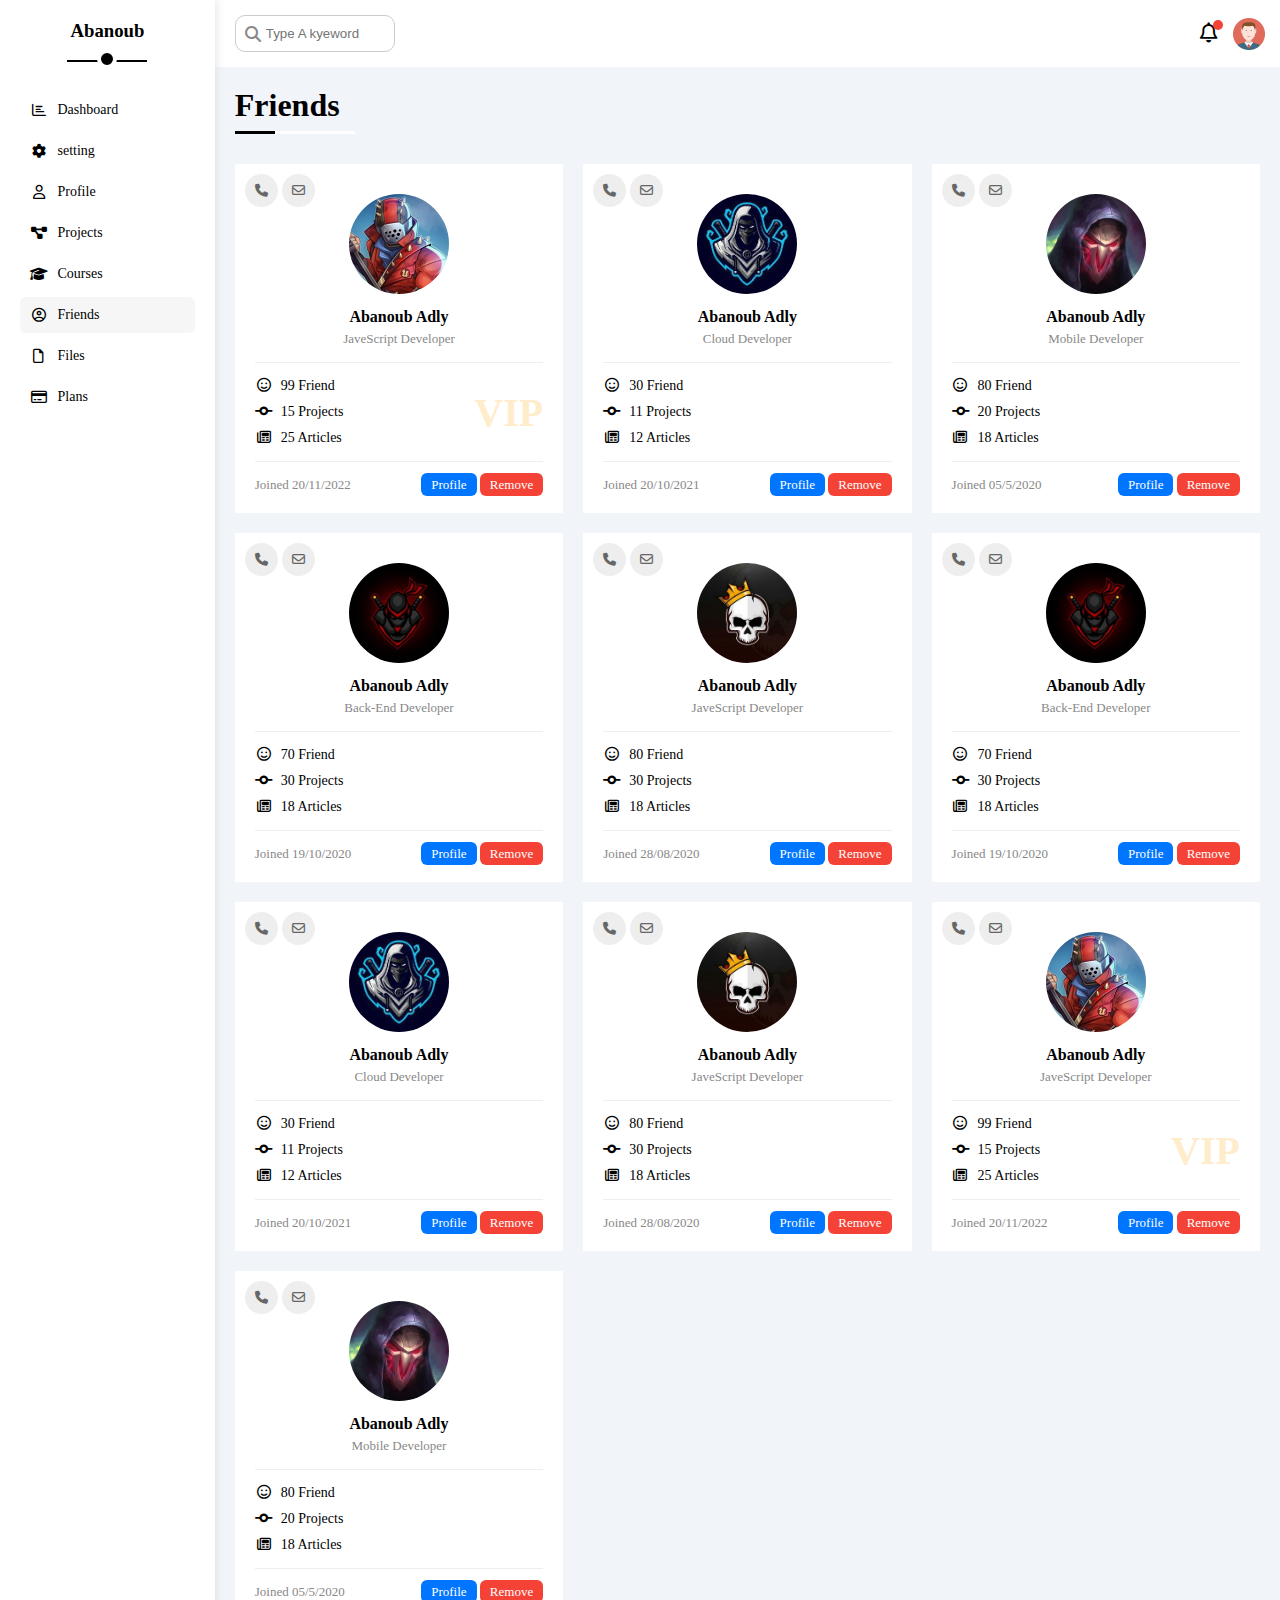
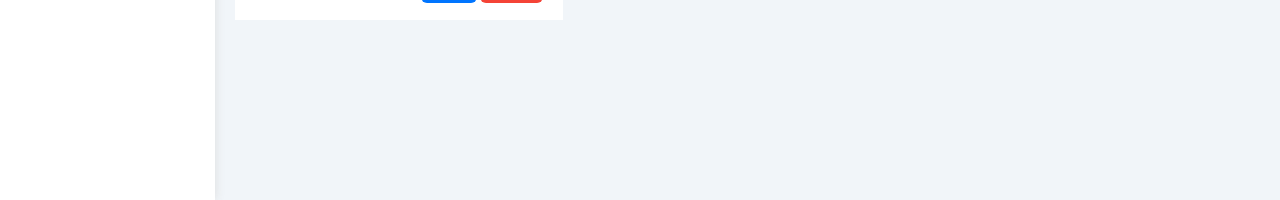
<file: friends.html>
<!DOCTYPE html>
<html lang="en">
<head>
    <meta charset="UTF-8">
    <meta http-equiv="X-UA-Compatible" content="IE=edge">
    <meta name="viewport" content="width=device-width, initial-scale=1.0">
    <link rel="stylesheet" href="css/all.min.css">
    <link rel="stylesheet" href="css/framework.css">
    <link rel="stylesheet" href="css/master.css">
    <title>Friends</title>
</head>
<body>
    <div class="page d-flex">
        <div class="sidebar bg-white p-relative p-20">
            <h3 class="p-relative mt-0 txt-c">Abanoub</h3>
            <ul>
                <li>
                    <a class=" d-flex align-center fs-14 c-black p-10 rad-6" href="index.html">
                    <i class="fa-regular fa-chart-bar fa-fw"></i>
                    <span>Dashboard</span>
                </a>
            </li>
            <li><a class="d-flex align-center fs-14 c-black p-10 rad-6" href="setting.html">
                <i class="fa-solid fa-gear fa-fw"></i>
                <span>setting</span>
            </a>
        </li>
        <li><a class=" d-flex align-center fs-14 c-black p-10 rad-6" href="profile.html">
            <i class="fa-regular fa-user fa-fw"></i>
            <span>Profile</span>
        </a>
    </li>
    <li><a class=" d-flex align-center fs-14 c-black p-10 rad-6" href="projects.html">
        <i class="fa-solid fa-diagram-project fa-fw"></i>
        <span>Projects</span>
    </a>
</li>
<li><a class=" d-flex align-center fs-14 c-black p-10 rad-6" href="courses.html">
    <i class="fa-solid fa-graduation-cap fa-fw"></i>
    <span>Courses</span>
</a>
</li>
<li><a class="active d-flex align-center fs-14 c-black p-10 rad-6" href="friends.html">
    <i class="fa-regular fa-circle-user fa-fw"></i>
    <span>Friends</span>
</a>
</li>
<li><a class=" d-flex align-center fs-14 c-black p-10 rad-6" href="files.html">
    <i class="fa-regular fa-file fa-fw"></i>
    <span>Files</span>
</a>
</li>
<li><a class=" d-flex align-center fs-14 c-black p-10 rad-6" href="plans.html">
    <i class="fa-regular fa-credit-card fa-fw"></i>
    <span>Plans</span>
</a>
</li>
            </ul>
        </div>
        <div class="content w-full">
            <div class="head p-15 bg-white between-flex">
                <div class="search p-relative">
                    <input class="p-10 rad-10" type="search" placeholder="Type A kyeword">
                </div>
                <div class="icons d-flex align-center">
                    <span class="notification p-relative">
                        <i class="fa-regular fa-bell fa-lg"></i>
                    </span>
                    <img src="images/14-02-40-avatar.png" alt="">
                </div>
            </div>
            <h1 class="p-relative">Friends</h1>
            <div class="friends-page d-grid m-20 gap-20">
            
            <div class="friend bg-white red-6 p-20 p-relative">
                <div class="contact">
                    <i class="fa-solid fa-phone"></i>
                    <i class="fa-regular fa-envelope"></i>
                </div>
                <div class="txt-c">
                    <img class="rad-50 w-100 h-100 mb-10 mt-10" src="images/14-08-26-friend-01.jpg" alt="">
                    <h4 class="m-0">Abanoub Adly</h4>
                    <p class="fs-13 c-gray mb-0 mt-5">JaveScript Developer</p>
                </div>
                <div class="icons fs-14 p-relative">
                    <div class="mb-10">
                        <i class="fa-regular fa-face-smile fa-fw"></i>
                        <span>99 Friend</span>
                    </div>
                    <div class="mb-10">
                        <i class="fa-solid fa-code-commit fa-fw"></i>
                        <span>15 Projects</span>
                    </div>
                    <div>
                        <i class="fa-regular fa-newspaper fa-fw"></i>
                        <span>25 Articles</span>
                    </div>
                    <span class="vip c-orange f-bold">VIP</span>
                </div>
                <div class="info between-flex fs-13">
                    <span class="c-gray">Joined 20/11/2022</span>
                    <div>
                        <a class="c-white bg-blue btn-shape" href="profile.html">Profile</a>
                        <a class="c-white bg-red btn-shape" href="#">Remove</a>
                    </div>
                </div>
            </div>
            <div class="friend bg-white red-6 p-20 p-relative">
                <div class="contact">
                    <i class="fa-solid fa-phone"></i>
                    <i class="fa-regular fa-envelope"></i>
                </div>
                <div class="txt-c">
                    <img class="rad-50 w-100 h-100 mb-10 mt-10" src="images/14-09-11-friend-02.jpg" alt="">
                    <h4 class="m-0">Abanoub Adly</h4>
                    <p class="fs-13 c-gray mb-0 mt-5">Cloud Developer</p>
                </div>
                <div class="icons fs-14 p-relative">
                    <div class="mb-10">
                        <i class="fa-regular fa-face-smile fa-fw"></i>
                        <span>30 Friend</span>
                    </div>
                    <div class="mb-10">
                        <i class="fa-solid fa-code-commit fa-fw"></i>
                        <span>11 Projects</span>
                    </div>
                    <div>
                        <i class="fa-regular fa-newspaper fa-fw"></i>
                        <span>12 Articles</span>
                    </div>
                </div>
                <div class="info between-flex fs-13">
                    <span class="c-gray">Joined 20/10/2021</span>
                    <div>
                        <a class="c-white bg-blue btn-shape" href="profile.html">Profile</a>
                        <a class="c-white bg-red btn-shape" href="#">Remove</a>
                    </div>
                </div>
            </div>
            <div class="friend bg-white red-6 p-20 p-relative">
                <div class="contact">
                    <i class="fa-solid fa-phone"></i>
                    <i class="fa-regular fa-envelope"></i>
                </div>
                <div class="txt-c">
                    <img class="rad-50 w-100 h-100 mb-10 mt-10" src="images/14-09-34-friend-03.jpg" alt="">
                    <h4 class="m-0">Abanoub Adly</h4>
                    <p class="fs-13 c-gray mb-0 mt-5">Mobile Developer</p>
                </div>
                <div class="icons fs-14 p-relative">
                    <div class="mb-10">
                        <i class="fa-regular fa-face-smile fa-fw"></i>
                        <span>80 Friend</span>
                    </div>
                    <div class="mb-10">
                        <i class="fa-solid fa-code-commit fa-fw"></i>
                        <span>20 Projects</span>
                    </div>
                    <div>
                        <i class="fa-regular fa-newspaper fa-fw"></i>
                        <span>18 Articles</span>
                    </div>
                </div>
                <div class="info between-flex fs-13">
                    <span class="c-gray">Joined 05/5/2020</span>
                    <div>
                        <a class="c-white bg-blue btn-shape" href="profile.html">Profile</a>
                        <a class="c-white bg-red btn-shape" href="#">Remove</a>
                    </div>
                </div>
            </div>
            <div class="friend bg-white red-6 p-20 p-relative">
                <div class="contact">
                    <i class="fa-solid fa-phone"></i>
                    <i class="fa-regular fa-envelope"></i>
                </div>
                <div class="txt-c">
                    <img class="rad-50 w-100 h-100 mb-10 mt-10" src="images/14-09-44-friend-04.jpg" alt="">
                    <h4 class="m-0">Abanoub Adly</h4>
                    <p class="fs-13 c-gray mb-0 mt-5">Back-End Developer</p>
                </div>
                <div class="icons fs-14 p-relative">
                    <div class="mb-10">
                        <i class="fa-regular fa-face-smile fa-fw"></i>
                        <span>70 Friend</span>
                    </div>
                    <div class="mb-10">
                        <i class="fa-solid fa-code-commit fa-fw"></i>
                        <span>30 Projects</span>
                    </div>
                    <div>
                        <i class="fa-regular fa-newspaper fa-fw"></i>
                        <span>18 Articles</span>
                    </div>
                </div>
                <div class="info between-flex fs-13">
                    <span class="c-gray">Joined 19/10/2020</span>
                    <div>
                        <a class="c-white bg-blue btn-shape" href="profile.html">Profile</a>
                        <a class="c-white bg-red btn-shape" href="#">Remove</a>
                    </div>
                </div>
            </div>
            <div class="friend bg-white red-6 p-20 p-relative">
                <div class="contact">
                    <i class="fa-solid fa-phone"></i>
                    <i class="fa-regular fa-envelope"></i>
                </div>
                <div class="txt-c">
                    <img class="rad-50 w-100 h-100 mb-10 mt-10" src="images/14-09-51-friend-05.jpg" alt="">
                    <h4 class="m-0">Abanoub Adly</h4>
                    <p class="fs-13 c-gray mb-0 mt-5">JaveScript Developer</p>
                </div>
                <div class="icons fs-14 p-relative">
                    <div class="mb-10">
                        <i class="fa-regular fa-face-smile fa-fw"></i>
                        <span>80 Friend</span>
                    </div>
                    <div class="mb-10">
                        <i class="fa-solid fa-code-commit fa-fw"></i>
                        <span>30 Projects</span>
                    </div>
                    <div>
                        <i class="fa-regular fa-newspaper fa-fw"></i>
                        <span>18 Articles</span>
                    </div>
                </div>
                <div class="info between-flex fs-13">
                    <span class="c-gray">Joined 28/08/2020</span>
                    <div>
                        <a class="c-white bg-blue btn-shape" href="profile.html">Profile</a>
                        <a class="c-white bg-red btn-shape" href="#">Remove</a>
                    </div>
                </div>
            </div>
            <div class="friend bg-white red-6 p-20 p-relative">
                <div class="contact">
                    <i class="fa-solid fa-phone"></i>
                    <i class="fa-regular fa-envelope"></i>
                </div>
                <div class="txt-c">
                    <img class="rad-50 w-100 h-100 mb-10 mt-10" src="images/14-09-44-friend-04.jpg" alt="">
                    <h4 class="m-0">Abanoub Adly</h4>
                    <p class="fs-13 c-gray mb-0 mt-5">Back-End Developer</p>
                </div>
                <div class="icons fs-14 p-relative">
                    <div class="mb-10">
                        <i class="fa-regular fa-face-smile fa-fw"></i>
                        <span>70 Friend</span>
                    </div>
                    <div class="mb-10">
                        <i class="fa-solid fa-code-commit fa-fw"></i>
                        <span>30 Projects</span>
                    </div>
                    <div>
                        <i class="fa-regular fa-newspaper fa-fw"></i>
                        <span>18 Articles</span>
                    </div>
                </div>
                <div class="info between-flex fs-13">
                    <span class="c-gray">Joined 19/10/2020</span>
                    <div>
                        <a class="c-white bg-blue btn-shape" href="profile.html">Profile</a>
                        <a class="c-white bg-red btn-shape" href="#">Remove</a>
                    </div>
                </div>
            </div>
            <div class="friend bg-white red-6 p-20 p-relative">
                <div class="contact">
                    <i class="fa-solid fa-phone"></i>
                    <i class="fa-regular fa-envelope"></i>
                </div>
                <div class="txt-c">
                    <img class="rad-50 w-100 h-100 mb-10 mt-10" src="images/14-09-11-friend-02.jpg" alt="">
                    <h4 class="m-0">Abanoub Adly</h4>
                    <p class="fs-13 c-gray mb-0 mt-5">Cloud Developer</p>
                </div>
                <div class="icons fs-14 p-relative">
                    <div class="mb-10">
                        <i class="fa-regular fa-face-smile fa-fw"></i>
                        <span>30 Friend</span>
                    </div>
                    <div class="mb-10">
                        <i class="fa-solid fa-code-commit fa-fw"></i>
                        <span>11 Projects</span>
                    </div>
                    <div>
                        <i class="fa-regular fa-newspaper fa-fw"></i>
                        <span>12 Articles</span>
                    </div>
                </div>
                <div class="info between-flex fs-13">
                    <span class="c-gray">Joined 20/10/2021</span>
                    <div>
                        <a class="c-white bg-blue btn-shape" href="profile.html">Profile</a>
                        <a class="c-white bg-red btn-shape" href="#">Remove</a>
                    </div>
                </div>
            </div>
            <div class="friend bg-white red-6 p-20 p-relative">
                <div class="contact">
                    <i class="fa-solid fa-phone"></i>
                    <i class="fa-regular fa-envelope"></i>
                </div>
                <div class="txt-c">
                    <img class="rad-50 w-100 h-100 mb-10 mt-10" src="images/14-09-51-friend-05.jpg" alt="">
                    <h4 class="m-0">Abanoub Adly</h4>
                    <p class="fs-13 c-gray mb-0 mt-5">JaveScript Developer</p>
                </div>
                <div class="icons fs-14 p-relative">
                    <div class="mb-10">
                        <i class="fa-regular fa-face-smile fa-fw"></i>
                        <span>80 Friend</span>
                    </div>
                    <div class="mb-10">
                        <i class="fa-solid fa-code-commit fa-fw"></i>
                        <span>30 Projects</span>
                    </div>
                    <div>
                        <i class="fa-regular fa-newspaper fa-fw"></i>
                        <span>18 Articles</span>
                    </div>
                </div>
                <div class="info between-flex fs-13">
                    <span class="c-gray">Joined 28/08/2020</span>
                    <div>
                        <a class="c-white bg-blue btn-shape" href="profile.html">Profile</a>
                        <a class="c-white bg-red btn-shape" href="#">Remove</a>
                    </div>
                </div>
            </div>
            <div class="friend bg-white red-6 p-20 p-relative">
                <div class="contact">
                    <i class="fa-solid fa-phone"></i>
                    <i class="fa-regular fa-envelope"></i>
                </div>
                <div class="txt-c">
                    <img class="rad-50 w-100 h-100 mb-10 mt-10" src="images/14-08-26-friend-01.jpg" alt="">
                    <h4 class="m-0">Abanoub Adly</h4>
                    <p class="fs-13 c-gray mb-0 mt-5">JaveScript Developer</p>
                </div>
                <div class="icons fs-14 p-relative">
                    <div class="mb-10">
                        <i class="fa-regular fa-face-smile fa-fw"></i>
                        <span>99 Friend</span>
                    </div>
                    <div class="mb-10">
                        <i class="fa-solid fa-code-commit fa-fw"></i>
                        <span>15 Projects</span>
                    </div>
                    <div>
                        <i class="fa-regular fa-newspaper fa-fw"></i>
                        <span>25 Articles</span>
                    </div>
                    <span class="vip c-orange f-bold">VIP</span>
                </div>
                <div class="info between-flex fs-13">
                    <span class="c-gray">Joined 20/11/2022</span>
                    <div>
                        <a class="c-white bg-blue btn-shape" href="profile.html">Profile</a>
                        <a class="c-white bg-red btn-shape" href="#">Remove</a>
                    </div>
                </div>
            </div>
            <div class="friend bg-white red-6 p-20 p-relative">
                <div class="contact">
                    <i class="fa-solid fa-phone"></i>
                    <i class="fa-regular fa-envelope"></i>
                </div>
                <div class="txt-c">
                    <img class="rad-50 w-100 h-100 mb-10 mt-10" src="images/14-09-34-friend-03.jpg" alt="">
                    <h4 class="m-0">Abanoub Adly</h4>
                    <p class="fs-13 c-gray mb-0 mt-5">Mobile Developer</p>
                </div>
                <div class="icons fs-14 p-relative">
                    <div class="mb-10">
                        <i class="fa-regular fa-face-smile fa-fw"></i>
                        <span>80 Friend</span>
                    </div>
                    <div class="mb-10">
                        <i class="fa-solid fa-code-commit fa-fw"></i>
                        <span>20 Projects</span>
                    </div>
                    <div>
                        <i class="fa-regular fa-newspaper fa-fw"></i>
                        <span>18 Articles</span>
                    </div>
                </div>
                <div class="info between-flex fs-13">
                    <span class="c-gray">Joined 05/5/2020</span>
                    <div>
                        <a class="c-white bg-blue btn-shape" href="profile.html">Profile</a>
                        <a class="c-white bg-red btn-shape" href="#">Remove</a>
                    </div>
                </div>
            </div>
            </div>
            </div>
            </div>
                </div>
</body>
</html>
</file>
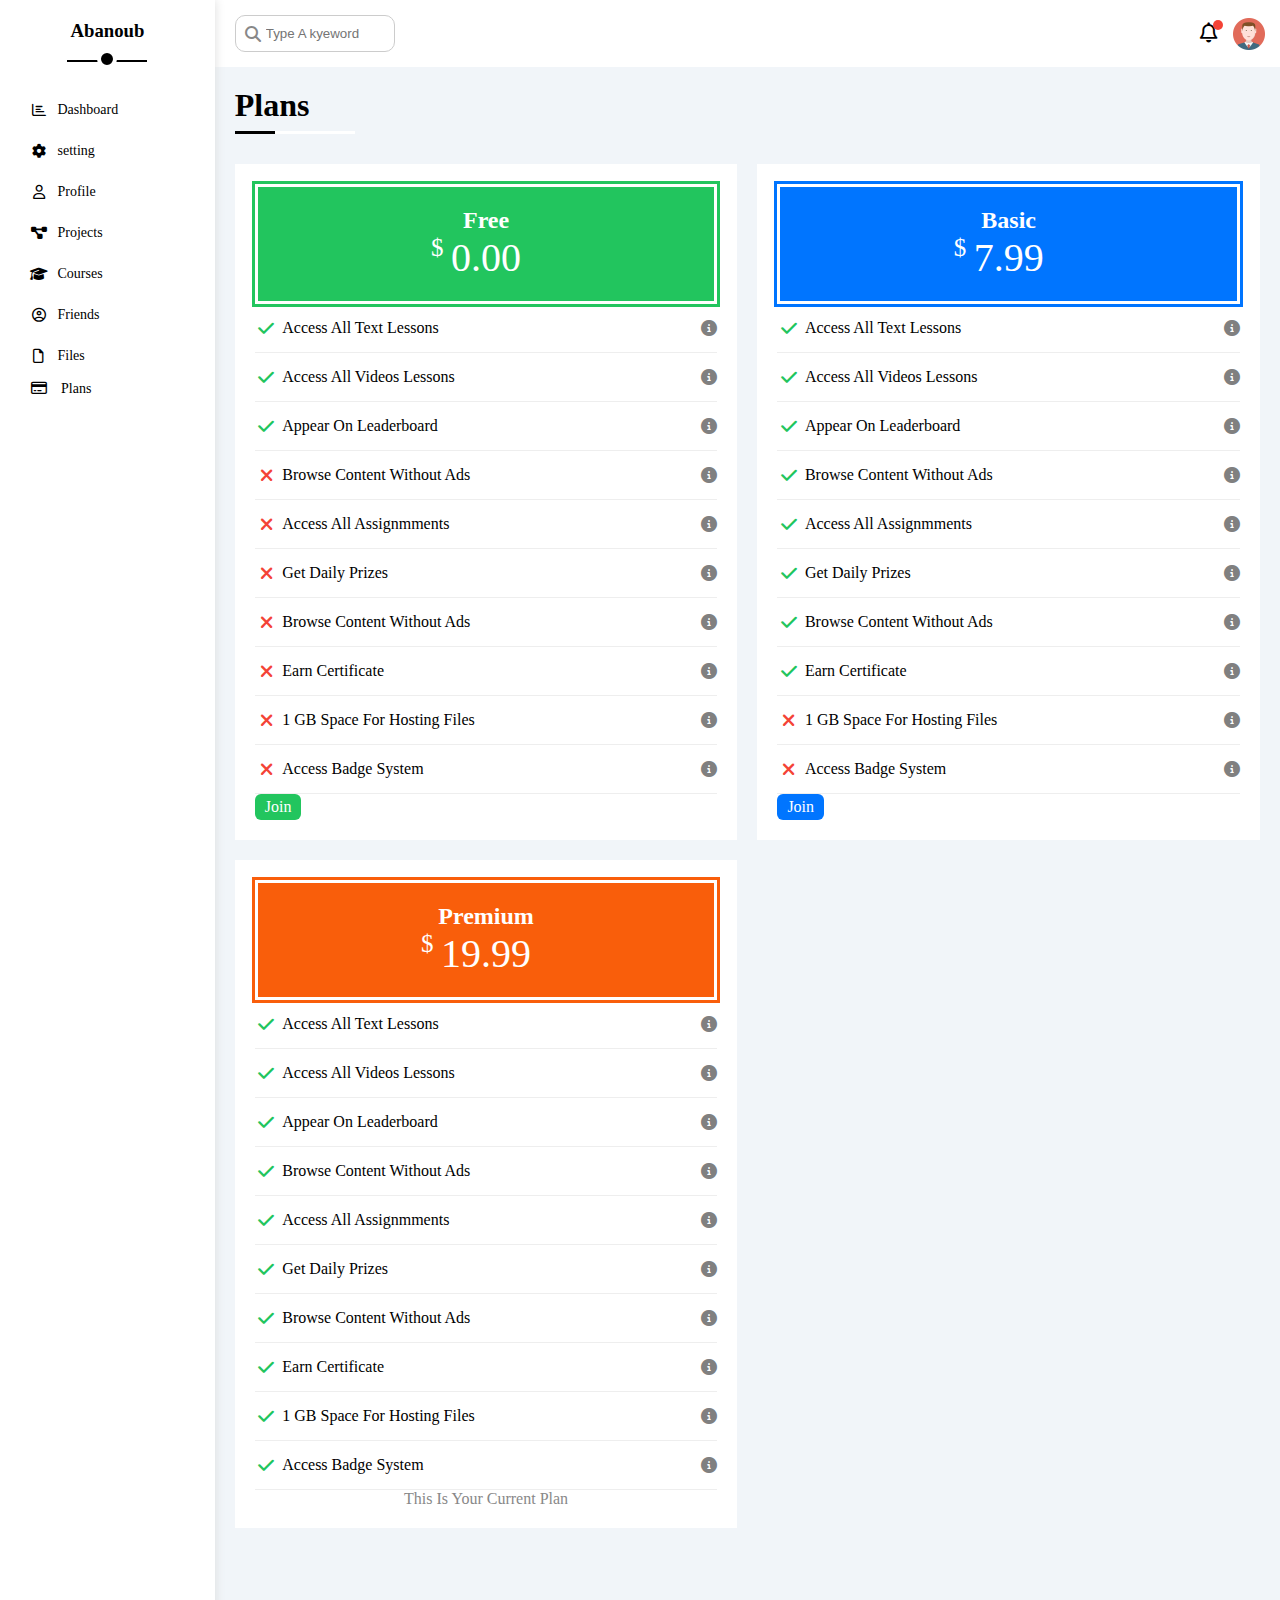
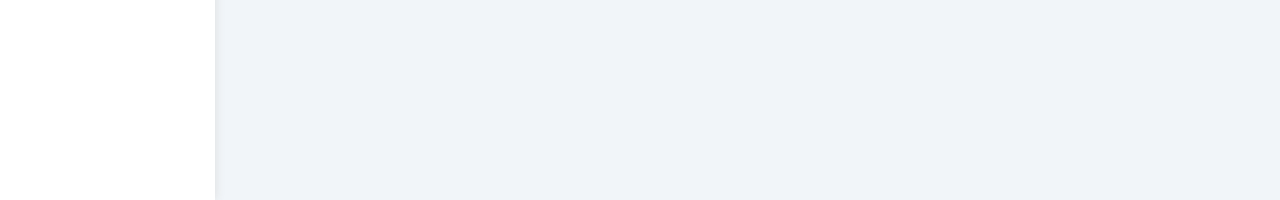
<file: plans.html>
<!DOCTYPE html>
<html lang="en">
<head>
    <meta charset="UTF-8">
    <meta http-equiv="X-UA-Compatible" content="IE=edge">
    <meta name="viewport" content="width=device-width, initial-scale=1.0">
    <link rel="stylesheet" href="css/all.min.css">
    <link rel="stylesheet" href="css/framework.css">
    <link rel="stylesheet" href="css/master.css">
    <title>Plans</title>
</head>
<body>
    <div class="page d-flex">
        <div class="sidebar bg-white p-relative p-20">
            <h3 class="p-relative mt-0 txt-c">Abanoub</h3>
            <ul>
                <li>
                    <a class=" d-flex align-center fs-14 c-black p-10 rad-6" href="index.html">
                    <i class="fa-regular fa-chart-bar fa-fw"></i>
                    <span>Dashboard</span>
                </a>
            </li>
            <li><a class="d-flex align-center fs-14 c-black p-10 rad-6" href="setting.html">
                <i class="fa-solid fa-gear fa-fw"></i>
                <span>setting</span>
            </a>
        </li>
        <li><a class=" d-flex align-center fs-14 c-black p-10 rad-6" href="profile.html">
            <i class="fa-regular fa-user fa-fw"></i>
            <span>Profile</span>
        </a>
    </li>
    <li><a class=" d-flex align-center fs-14 c-black p-10 rad-6" href="projects.html">
        <i class="fa-solid fa-diagram-project fa-fw"></i>
        <span>Projects</span>
    </a>
</li>
<li><a class=" d-flex align-center fs-14 c-black p-10 rad-6" href="courses.html">
    <i class="fa-solid fa-graduation-cap fa-fw"></i>
    <span>Courses</span>
</a>
</li>
<li><a class=" d-flex align-center fs-14 c-black p-10 rad-6" href="friends.html">
    <i class="fa-regular fa-circle-user fa-fw"></i>
    <span>Friends</span>
</a>
</li>
<li><a class=" d-flex align-center fs-14 c-black p-10 rad-6" href="files.html">
    <i class="fa-regular fa-file fa-fw"></i>
    <span>Files</span>
</a>
</li>
<li><a class=" actived-flex align-center fs-14 c-black p-10 rad-6" href="plans.html">
    <i class="fa-regular fa-credit-card fa-fw"></i>
    <span>Plans</span>
</a>
</li>
            </ul>
        </div>
        <div class="content w-full">
            <div class="head p-15 bg-white between-flex">
                <div class="search p-relative">
                    <input class="p-10 rad-10" type="search" placeholder="Type A kyeword">
                </div>
                <div class="icons d-flex align-center">
                    <span class="notification p-relative">
                        <i class="fa-regular fa-bell fa-lg"></i>
                    </span>
                    <img src="images/14-02-40-avatar.png" alt="">
                </div>
            </div>
            <h1 class="p-relative">Plans</h1>
            <div class="plans-page d-grid m-20 gap-20">
                <div class="plan p-20 bg-white green">
                    <div class="top p-20 txt-c bg-green">
                    <h2 class="m-0 c-white">Free</h2>
                    <div class="price c-white"><span>$</span>0.00</div>
                    </div>
                    <ul class="m-0">
                        <li>
                            <i class="fa-solid fa-check fa-fw yes"></i>
                            <span class="cap-txt">access all text lessons</span>
                            <i class="fa-solid fa-circle-info help"></i>
                        </li>
                        <li>
                            <i class="fa-solid fa-check fa-fw yes"></i>
                            <span class="cap-txt">access all videos lessons</span>
                            <i class="fa-solid fa-circle-info help"></i>
                        </li>
                        <li>
                            <i class="fa-solid fa-check fa-fw yes"></i>
                            <span class="cap-txt">appear on leaderboard</span>
                            <i class="fa-solid fa-circle-info help"></i>
                        </li>
                        <li>
                            <i class="fa-solid fa-xmark fa-fw"></i>
                            <span class="cap-txt">browse content without ads</span>
                            <i class="fa-solid fa-circle-info help"></i>
                        </li>
                        <li>
                            <i class="fa-solid fa-xmark fa-fw"></i>
                            <span class="cap-txt">access all assignmments</span>
                            <i class="fa-solid fa-circle-info help"></i>
                        </li>
                        <li>
                            <i class="fa-solid fa-xmark fa-fw"></i>
                            <span class="cap-txt">get daily prizes</span>
                            <i class="fa-solid fa-circle-info help"></i>
                        </li>
                        <li>
                            <i class="fa-solid fa-xmark fa-fw"></i>
                            <span class="cap-txt">browse content without ads</span>
                            <i class="fa-solid fa-circle-info help"></i>
                        </li>
                        <li>
                            <i class="fa-solid fa-xmark fa-fw"></i>
                            <span class="cap-txt">earn certificate</span>
                            <i class="fa-solid fa-circle-info help"></i>
                        </li>
                        <li>
                            <i class="fa-solid fa-xmark fa-fw"></i>
                            <span class="cap-txt">1 gB space for hosting files</span>
                            <i class="fa-solid fa-circle-info help"></i>
                        </li>
                        <li>
                            <i class="fa-solid fa-xmark fa-fw"></i>
                            <span class="cap-txt">access badge system</span>
                            <i class="fa-solid fa-circle-info help"></i>
                        </li>
                    </ul>
                    <a class="d-block bg-green c-white btn-shape w-fit" href="#">Join</a>
                </div>
                <div class="plan p-20 bg-white blue">
                    <div class="top p-20 txt-c bg-blue">
                    <h2 class="m-0 c-white">Basic</h2>
                    <div class="price c-white"><span>$</span>7.99</div>
                    </div>
                    <ul class="m-0">
                        <li>
                            <i class="fa-solid fa-check fa-fw yes"></i>
                            <span class="cap-txt">access all text lessons</span>
                            <i class="fa-solid fa-circle-info help"></i>
                        </li>
                        <li>
                            <i class="fa-solid fa-check fa-fw yes"></i>
                            <span class="cap-txt">access all videos lessons</span>
                            <i class="fa-solid fa-circle-info help"></i>
                        </li>
                        <li>
                            <i class="fa-solid fa-check fa-fw yes"></i>
                            <span class="cap-txt">appear on leaderboard</span>
                            <i class="fa-solid fa-circle-info help"></i>
                        </li>
                        <li>
                            <i class="fa-solid fa-check fa-fw yes"></i>
                            <span class="cap-txt">browse content without ads</span>
                            <i class="fa-solid fa-circle-info help"></i>
                        </li>
                        <li>
                            <i class="fa-solid fa-check fa-fw yes"></i>
                            <span class="cap-txt">access all assignmments</span>
                            <i class="fa-solid fa-circle-info help"></i>
                        </li>
                        <li>
                            <i class="fa-solid fa-check fa-fw yes"></i>
                            <span class="cap-txt">get daily prizes</span>
                            <i class="fa-solid fa-circle-info help"></i>
                        </li>
                        <li>
                            <i class="fa-solid fa-check fa-fw yes"></i>
                            <span class="cap-txt">browse content without ads</span>
                            <i class="fa-solid fa-circle-info help"></i>
                        </li>
                        <li>
                            <i class="fa-solid fa-check fa-fw yes"></i>
                            <span class="cap-txt">earn certificate</span>
                            <i class="fa-solid fa-circle-info help"></i>
                        </li>
                        <li>
                            <i class="fa-solid fa-xmark fa-fw"></i>
                            <span class="cap-txt">1 gB space for hosting files</span>
                            <i class="fa-solid fa-circle-info help"></i>
                        </li>
                        <li>
                            <i class="fa-solid fa-xmark fa-fw"></i>
                            <span class="cap-txt">access badge system</span>
                            <i class="fa-solid fa-circle-info help"></i>
                        </li>
                    </ul>
                    <a class="d-block bg-blue c-white btn-shape w-fit" href="#">Join</a>
                </div>
                <div class="plan p-20 bg-white orange">
                    <div class="top p-20 txt-c bg-orange">
                    <h2 class="m-0 c-white">Premium</h2>
                    <div class="price c-white"><span>$</span>19.99</div>
                    </div>
                    <ul class="m-0">
                        <li>
                            <i class="fa-solid fa-check fa-fw yes"></i>
                            <span class="cap-txt">access all text lessons</span>
                            <i class="fa-solid fa-circle-info help"></i>
                        </li>
                        <li>
                            <i class="fa-solid fa-check fa-fw yes"></i>
                            <span class="cap-txt">access all videos lessons</span>
                            <i class="fa-solid fa-circle-info help"></i>
                        </li>
                        <li>
                            <i class="fa-solid fa-check fa-fw yes"></i>
                            <span class="cap-txt">appear on leaderboard</span>
                            <i class="fa-solid fa-circle-info help"></i>
                        </li>
                        <li>
                            <i class="fa-solid fa-check fa-fw yes"></i>
                            <span class="cap-txt">browse content without ads</span>
                            <i class="fa-solid fa-circle-info help"></i>
                        </li>
                        <li>
                            <i class="fa-solid fa-check fa-fw yes"></i>
                            <span class="cap-txt">access all assignmments</span>
                            <i class="fa-solid fa-circle-info help"></i>
                        </li>
                        <li>
                            <i class="fa-solid fa-check fa-fw yes"></i>
                            <span class="cap-txt">get daily prizes</span>
                            <i class="fa-solid fa-circle-info help"></i>
                        </li>
                        <li>
                            <i class="fa-solid fa-check fa-fw yes"></i>
                            <span class="cap-txt">browse content without ads</span>
                            <i class="fa-solid fa-circle-info help"></i>
                        </li>
                        <li>
                            <i class="fa-solid fa-check fa-fw yes"></i>
                            <span class="cap-txt">earn certificate</span>
                            <i class="fa-solid fa-circle-info help"></i>
                        </li>
                        <li>
                            <i class="fa-solid fa-check fa-fw yes"></i>
                            <span class="cap-txt">1 gB space for hosting files</span>
                            <i class="fa-solid fa-circle-info help"></i>
                        </li>
                        <li>
                            <i class="fa-solid fa-check fa-fw yes"></i>
                            <span class="cap-txt">access badge system</span>
                            <i class="fa-solid fa-circle-info help"></i>
                        </li>
                    </ul>
                    <p class="c-gray m-0 txt-c cap-txt">this is your current plan</p>
                </div>
            </div>
                </div>
            </div>
            </div>
            </div>
                </div>
</body>
</html>
</file>
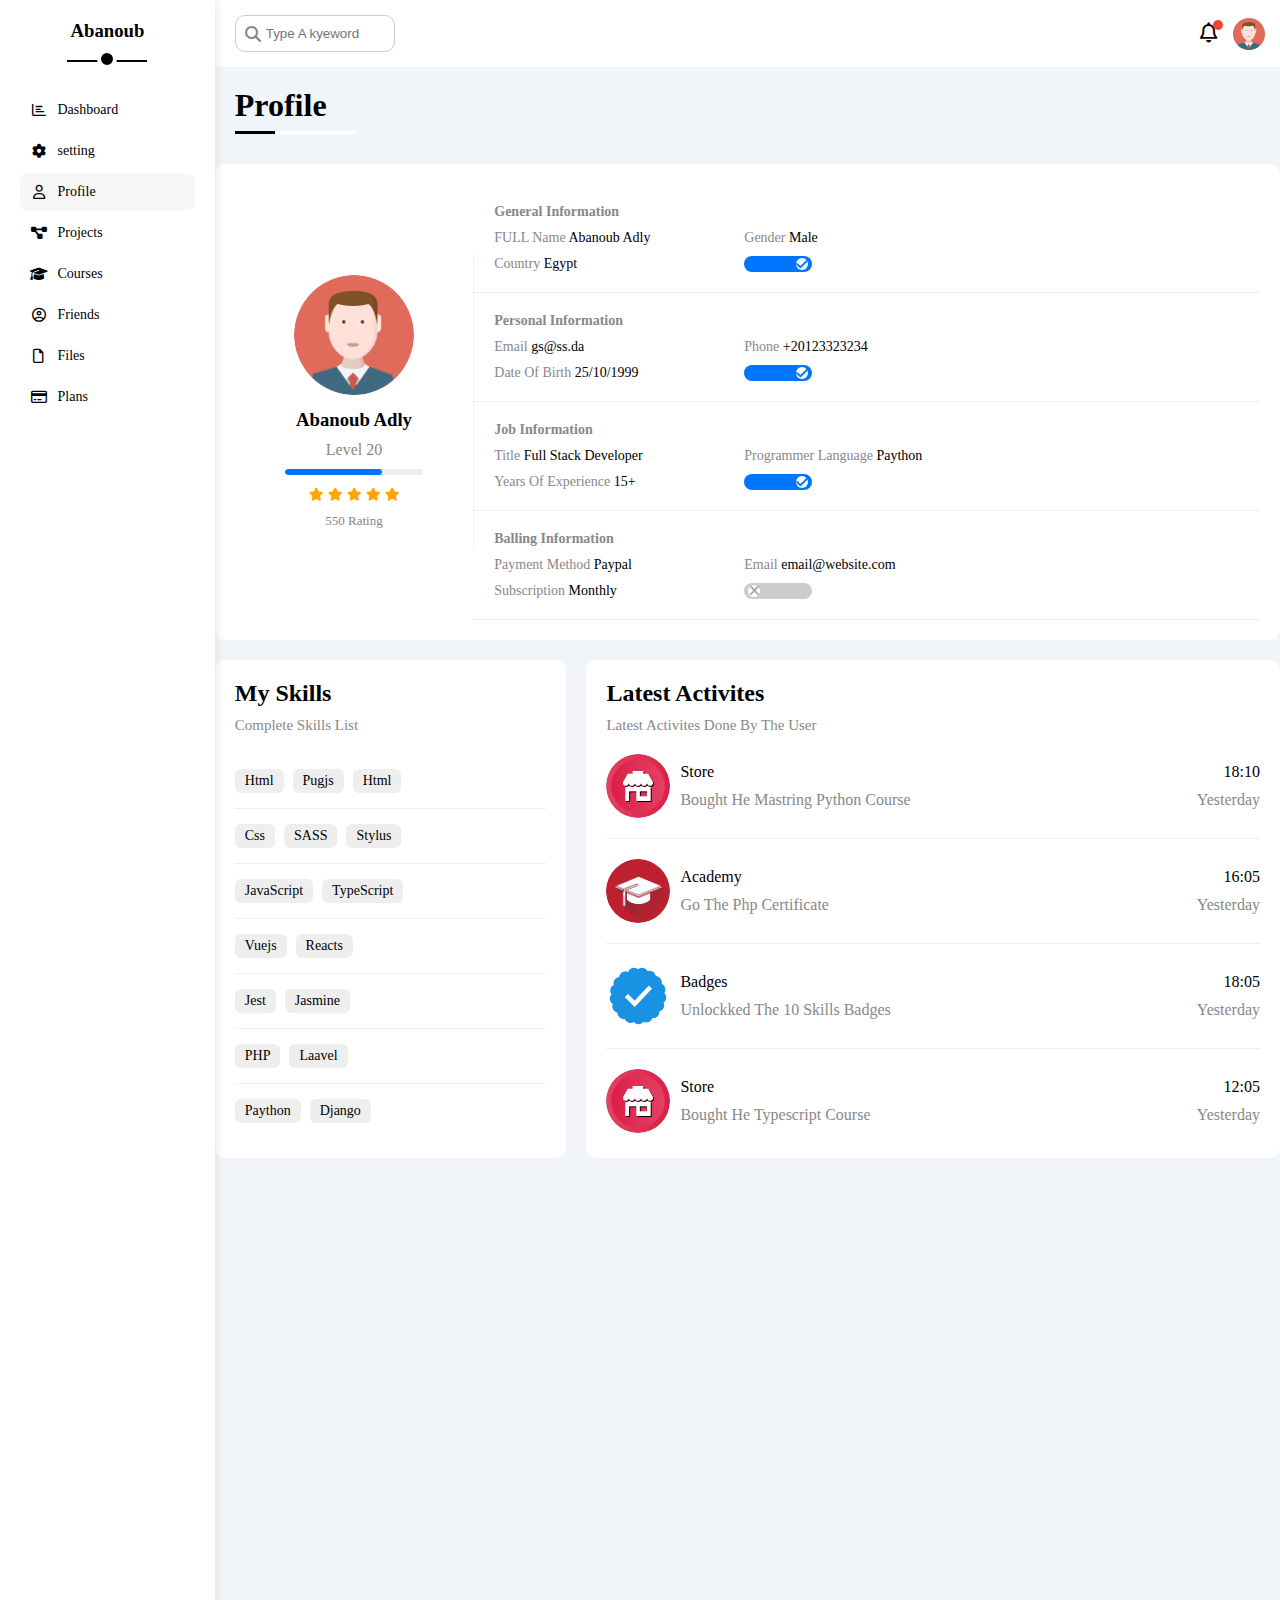
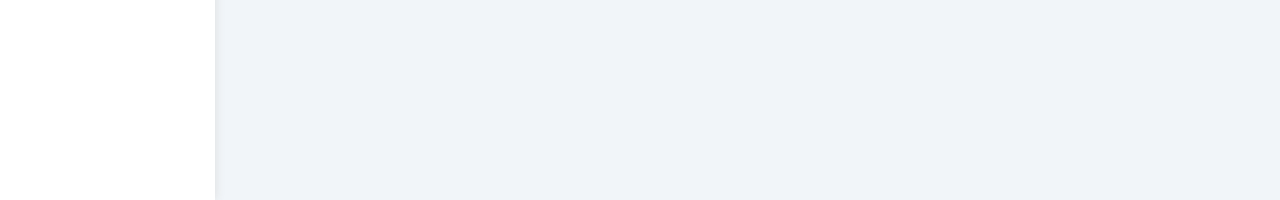
<file: profile.html>
<!DOCTYPE html>
<html lang="en">
<head>
    <meta charset="UTF-8">
    <meta http-equiv="X-UA-Compatible" content="IE=edge">
    <meta name="viewport" content="width=device-width, initial-scale=1.0">
    <link rel="stylesheet" href="css/all.min.css">
    <link rel="stylesheet" href="css/framework.css">
    <link rel="stylesheet" href="css/master.css">
    <title>Profile</title>
</head>
<body>
    <div class="page d-flex">
        <div class="sidebar bg-white p-relative p-20">
            <h3 class="p-relative mt-0 txt-c">Abanoub</h3>
            <ul>
                <li>
                    <a class=" d-flex align-center fs-14 c-black p-10 rad-6" href="index.html">
                    <i class="fa-regular fa-chart-bar fa-fw"></i>
                    <span>Dashboard</span>
                </a>
            </li>
            <li><a class="d-flex align-center fs-14 c-black p-10 rad-6" href="setting.html">
                <i class="fa-solid fa-gear fa-fw"></i>
                <span>setting</span>
            </a>
        </li>
        <li><a class="active d-flex align-center fs-14 c-black p-10 rad-6" href="profile.html">
            <i class="fa-regular fa-user fa-fw"></i>
            <span>Profile</span>
        </a>
    </li>
    <li><a class=" d-flex align-center fs-14 c-black p-10 rad-6" href="projects.html">
        <i class="fa-solid fa-diagram-project fa-fw"></i>
        <span>Projects</span>
    </a>
</li>
<li><a class=" d-flex align-center fs-14 c-black p-10 rad-6" href="courses.html">
    <i class="fa-solid fa-graduation-cap fa-fw"></i>
    <span>Courses</span>
</a>
</li>
<li><a class=" d-flex align-center fs-14 c-black p-10 rad-6" href="friends.html">
    <i class="fa-regular fa-circle-user fa-fw"></i>
    <span>Friends</span>
</a>
</li>
<li><a class=" d-flex align-center fs-14 c-black p-10 rad-6" href="files.html">
    <i class="fa-regular fa-file fa-fw"></i>
    <span>Files</span>
</a>
</li>
<li><a class=" d-flex align-center fs-14 c-black p-10 rad-6" href="plans.html">
    <i class="fa-regular fa-credit-card fa-fw"></i>
    <span>Plans</span>
</a>
</li>
            </ul>
        </div>
        <div class="content w-full">
            <div class="head p-15 bg-white between-flex">
                <div class="search p-relative">
                    <input class="p-10 rad-10" type="search" placeholder="Type A kyeword">
                </div>
                <div class="icons d-flex align-center">
                    <span class="notification p-relative">
                        <i class="fa-regular fa-bell fa-lg"></i>
                    </span>
                    <img src="images/14-02-40-avatar.png" alt="">
                </div>
            </div>
            <h1 class="p-relative">Profile</h1>
            <div class="profile-page mb-20">
            <div class="overview bg-white rad-10 p-20 d-flex align-center">
                <div class="avter-box p-20 txt-c">
                <img class="rad-50 mb-10" src="images/14-02-40-avatar.png" alt="">
                <h3 class="m-0 mb-10">Abanoub Adly</h3>
                <span class="c-gray mb-10 d-block">Level 20</span>
                <div class="level rad-6 bg-eee p-relative">
                    <span style="width: 70%;"></span>
                </div>
                <div class="rating mb-10 mt-10">
                    <i class="fa-solid fa-star c-orange fs-13"></i>
                    <i class="fa-solid fa-star c-orange fs-13"></i>
                    <i class="fa-solid fa-star c-orange fs-13"></i>
                    <i class="fa-solid fa-star c-orange fs-13"></i>
                    <i class="fa-solid fa-star c-orange fs-13"></i>
                </div>
                <p class="c-gray fs-13 m-0">550 Rating</p>
                </div>
                <div class="info-box w-full txt-c-mobile">
                <div class="box p-20 d-flex align-center">
                    <h4 class="c-gray m-0 fs-14 w-full">General Information</h4>
                    <div class="fs-14 row">
                        <span class="c-gray">FULL Name</span>
                        <span>Abanoub Adly</span>
                    </div>
                    <div class="fs-14 row">
                        <span class="c-gray">Gender</span>
                        <span>Male</span>
                    </div>
                    <div class="fs-14 row">
                        <span class="c-gray">Country</span>
                        <span>Egypt</span>
                    </div>
                    <div class="fs-14 row">
                        <label class="toggle-checkbox">
                            <input type="checkbox" checked>
                            <span class="toggle-switch"></span>
                        </label>
                    </div>
                </div>
                <div class="box p-20 d-flex align-center">
                    <h4 class="c-gray m-0 fs-14 w-full">Personal Information</h4>
                    <div class="fs-14 row">
                        <span class="c-gray">Email</span>
                        <span>gs@ss.da</span>
                    </div>
                    <div class="fs-14 row">
                        <span class="c-gray">Phone</span>
                        <span>+20123323234</span>
                    </div>
                    <div class="fs-14 row">
                        <span class="c-gray">Date Of Birth</span>
                        <span> 25/10/1999</span>
                    </div>
                    <div class="fs-14 row">
                        <label class="toggle-checkbox">
                            <input type="checkbox" checked>
                            <span class="toggle-switch"></span>
                        </label>
                    </div>
                </div>
                <div class="box p-20 d-flex align-center">
                    <h4 class="c-gray m-0 fs-14 w-full">Job Information</h4>
                    <div class="fs-14 row">
                        <span class="c-gray">Title</span>
                        <span>Full Stack Developer</span>
                    </div>
                    <div class="fs-14 row">
                        <span class="c-gray">Programmer Language</span>
                        <span>Paython</span>
                    </div>
                    <div class="fs-14 row">
                        <span class="c-gray">Years Of Experience</span>
                        <span>15+</span>
                    </div>
                    <div class="fs-14 row">
                        <label class="toggle-checkbox">
                            <input type="checkbox" checked>
                            <span class="toggle-switch"></span>
                        </label>
                    </div>
                </div>
                <div class="box p-20 d-flex align-center">
                    <h4 class="c-gray m-0 fs-14 w-full">Balling Information</h4>
                    <div class="fs-14 row">
                        <span class="c-gray">Payment Method</span>
                        <span>Paypal</span>
                    </div>
                    <div class="fs-14 row">
                        <span class="c-gray">Email</span>
                        <span>email@website.com</span>
                    </div>
                    <div class="fs-14 row">
                        <span class="c-gray">Subscription</span>
                        <span>Monthly</span>
                    </div>
                    <div class="fs-14 row">
                        <label class="toggle-checkbox">
                            <input type="checkbox">
                            <span class="toggle-switch"></span>
                        </label>
                    </div>
                </div>
                </div>
            </div>
            <div class="other-data d-flex gap-20">
                <div class="skills-card bg-white rad-10 p-20 mt-20">
                    <h2 class="mt-0 mb-10">My Skills</h2>
                    <p class="c-gray m-0 mb-20 fs-15 cap-txt">complete skills list</p>
                    <ul class="m-0 txt-c-mobile">
                        <li><span>Html</span> <span>Pugjs</span> <span>Html</span></li>
                        <li><span>Css</span> <span>SASS</span> <span>Stylus</span></li>
                        <li><span>JavaScript</span> <span>TypeScript</span></li>
                        <li><span>Vuejs</span> <span>Reacts</span></li>
                        <li><span>Jest</span> <span>Jasmine</span></li>
                        <li><span>PHP</span> <span>Laavel</span></li>
                        <li><span>Paython</span> <span>Django</span></li>
                    </ul>
                </div>
                <div class="activities bg-white rad-10 p-20 mt-20">
                    <h2 class="mt-0 mb-10">Latest Activites</h2>
                    <p class="c-gray m-0 mb-20 fs-15 cap-txt">Latest Activites Done By The User</p>
                    <div class="activity d-flex align-center txt-c-mobile">
                        <img src="images/13-59-27-activity-01.png" alt="">
                        <div class="info">
                            <span class="d-block mb-10">Store</span>
                            <span class="mb-10 cap-txt c-gray">bought he mastring python course</span>
                        </div>
                        <div class="data">
                            <span class="d-block mb-10">18:10</span>
                            <span class="mb-10 cap-txt c-gray">yesterday</span>
                        </div>
                    </div>
                    <div class="activity d-flex align-center txt-c-mobile">
                        <img src="images/13-59-51-activity-02.png" alt="">
                        <div class="info">
                            <span class="d-block mb-10">Academy</span>
                            <span class="mb-10 cap-txt c-gray">go the php certificate</span>
                        </div>
                        <div class="data">
                            <span class="d-block mb-10">16:05</span>
                            <span class="mb-10 cap-txt c-gray">yesterday</span>
                        </div>
                    </div>
                    <div class="activity d-flex align-center txt-c-mobile">
                        <img src="images/14-00-06-activity-03.png" alt="">
                        <div class="info">
                            <span class="d-block mb-10">Badges</span>
                            <span class="mb-10 cap-txt c-gray">unlockked the 10 skills badges</span>
                        </div>
                        <div class="data">
                            <span class="d-block mb-10">18:05</span>
                            <span class="mb-10 cap-txt c-gray">yesterday</span>
                        </div>
                    </div>
                    <div class="activity d-flex align-center txt-c-mobile">
                        <img src="images/13-59-27-activity-01.png" alt="">
                        <div class="info">
                            <span class="d-block mb-10">Store</span>
                            <span class="mb-10 cap-txt c-gray">bought he typescript course</span>
                        </div>
                        <div class="data">
                            <span class="d-block mb-10">12:05</span>
                            <span class="mb-10 cap-txt c-gray">yesterday</span>
                        </div>
                    </div>
                </div>
            </div>
        </div>
                </div>
                </div>
</body>
</html>
</file>
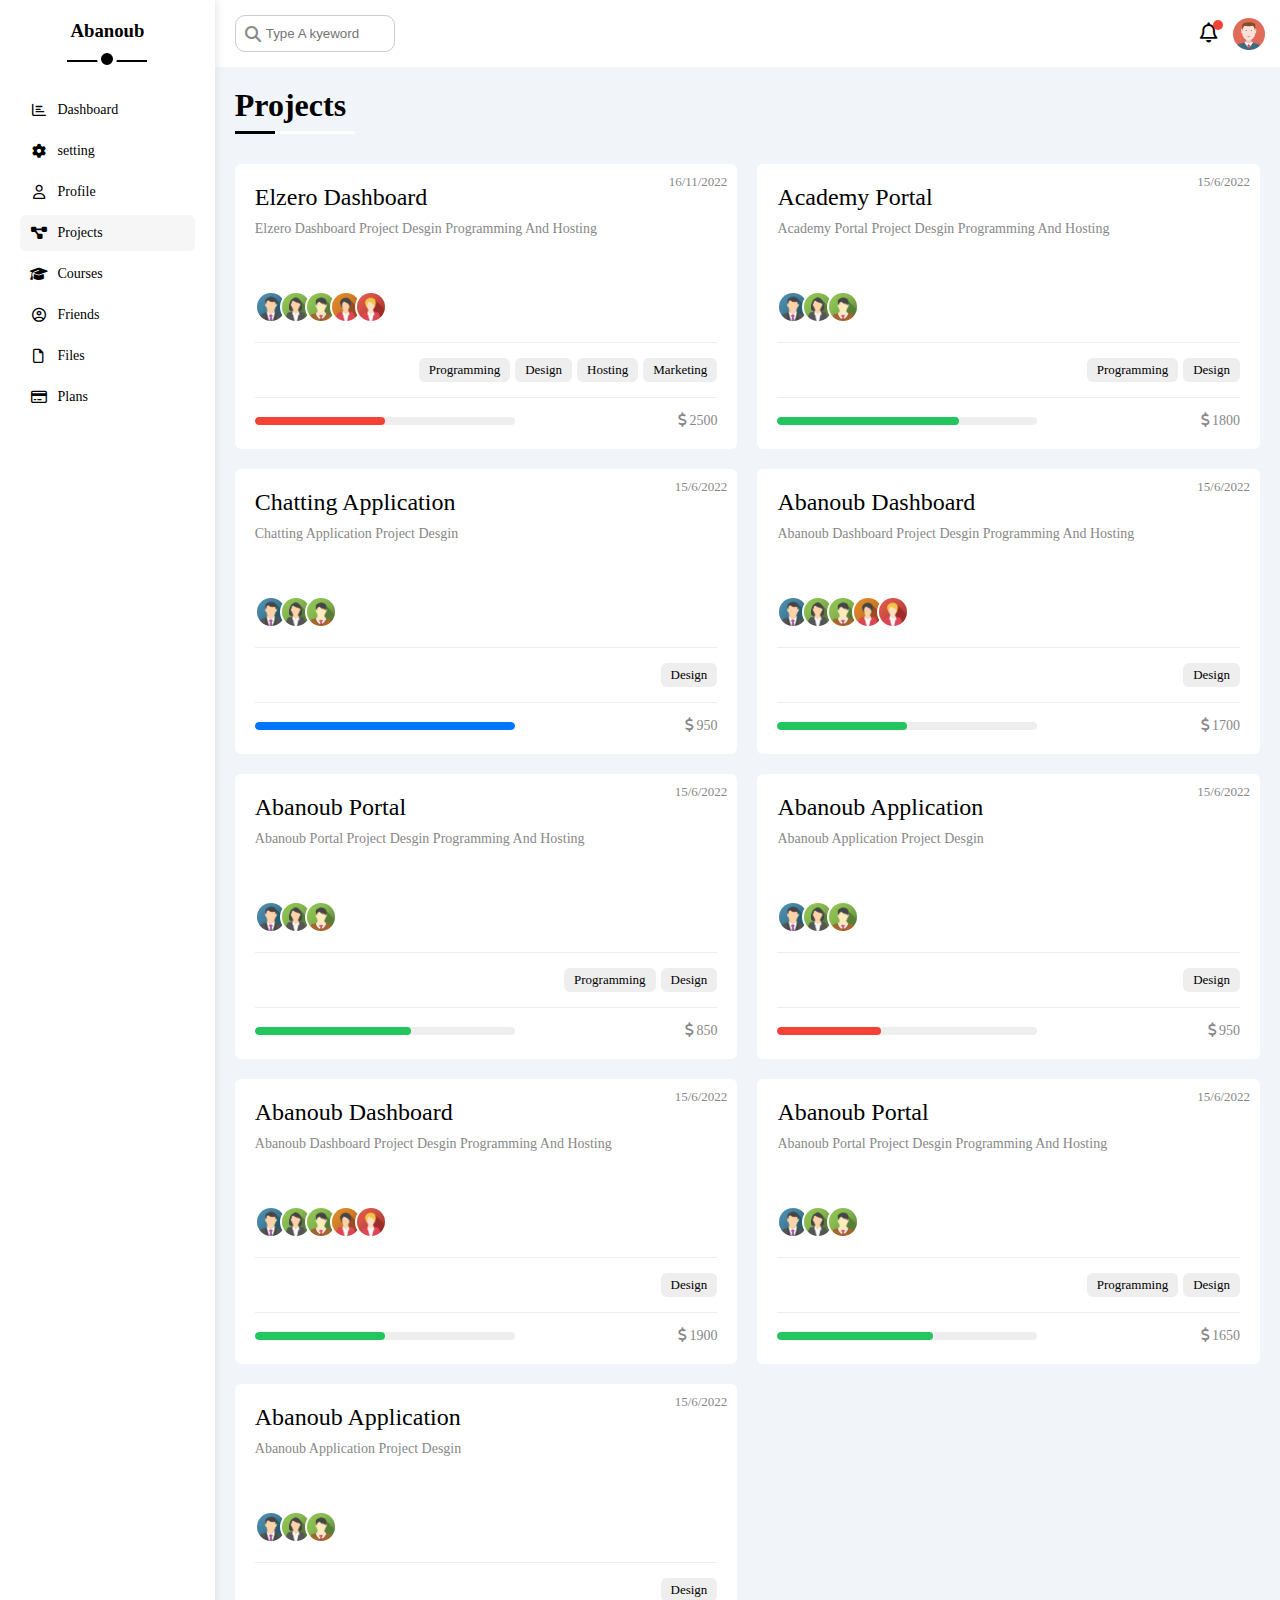
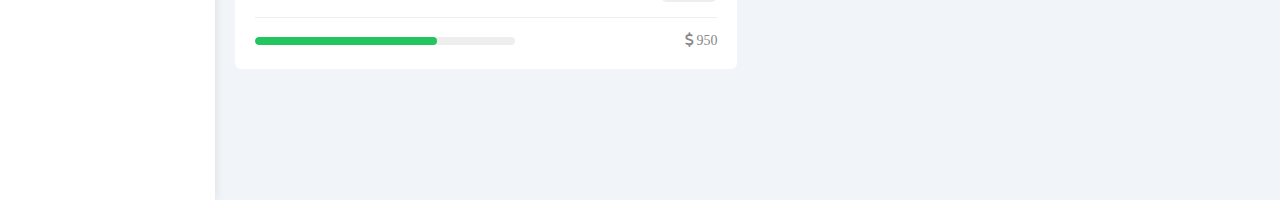
<file: projects.html>
<!DOCTYPE html>
<html lang="en">
<head>
    <meta charset="UTF-8">
    <meta http-equiv="X-UA-Compatible" content="IE=edge">
    <meta name="viewport" content="width=device-width, initial-scale=1.0">
    <link rel="stylesheet" href="css/all.min.css">
    <link rel="stylesheet" href="css/framework.css">
    <link rel="stylesheet" href="css/master.css">
    <title>Projects</title>
</head>
<body>
    <div class="page d-flex">
        <div class="sidebar bg-white p-relative p-20">
            <h3 class="p-relative mt-0 txt-c">Abanoub</h3>
            <ul>
                <li>
                    <a class=" d-flex align-center fs-14 c-black p-10 rad-6" href="index.html">
                    <i class="fa-regular fa-chart-bar fa-fw"></i>
                    <span>Dashboard</span>
                </a>
            </li>
            <li><a class="d-flex align-center fs-14 c-black p-10 rad-6" href="setting.html">
                <i class="fa-solid fa-gear fa-fw"></i>
                <span>setting</span>
            </a>
        </li>
        <li><a class=" d-flex align-center fs-14 c-black p-10 rad-6" href="profile.html">
            <i class="fa-regular fa-user fa-fw"></i>
            <span>Profile</span>
        </a>
    </li>
    <li><a class="active d-flex align-center fs-14 c-black p-10 rad-6" href="projects.html">
        <i class="fa-solid fa-diagram-project fa-fw"></i>
        <span>Projects</span>
    </a>
</li>
<li><a class=" d-flex align-center fs-14 c-black p-10 rad-6" href="courses.html">
    <i class="fa-solid fa-graduation-cap fa-fw"></i>
    <span>Courses</span>
</a>
</li>
<li><a class=" d-flex align-center fs-14 c-black p-10 rad-6" href="friends.html">
    <i class="fa-regular fa-circle-user fa-fw"></i>
    <span>Friends</span>
</a>
</li>
<li><a class=" d-flex align-center fs-14 c-black p-10 rad-6" href="files.html">
    <i class="fa-regular fa-file fa-fw"></i>
    <span>Files</span>
</a>
</li>
<li><a class=" d-flex align-center fs-14 c-black p-10 rad-6" href="plans.html">
    <i class="fa-regular fa-credit-card fa-fw"></i>
    <span>Plans</span>
</a>
</li>
            </ul>
        </div>
        <div class="content w-full">
            <div class="head p-15 bg-white between-flex">
                <div class="search p-relative">
                    <input class="p-10 rad-10" type="search" placeholder="Type A kyeword">
                </div>
                <div class="icons d-flex align-center">
                    <span class="notification p-relative">
                        <i class="fa-regular fa-bell fa-lg"></i>
                    </span>
                    <img src="images/14-02-40-avatar.png" alt="">
                </div>
            </div>
            <h1 class="p-relative">Projects</h1>
            <div class="projects-page d-grid gap-20 m-20">
                <div class="project p-20 rad-6 bg-white p-relative">
                    <span class="date fs-13 c-gray">16/11/2022</span>
                <h2 class="m-0">Elzero Dashboard</h2>
                <p class="fs-14 mb-10 mt-10 c-gray cap-txt">elzero dashboard project desgin programming and hosting</p>
                <div class="team">
                    <a href="#"><img src="images/14-11-26-team-01.png" alt=""></a>
                    <a href="#"><img src="images/14-11-36-team-02.png" alt=""></a>
                    <a href="#"><img src="images/14-11-49-team-03.png" alt=""></a>
                    <a href="#"><img src="images/14-11-55-team-04.png" alt=""></a>
                    <a href="#"><img src="images/14-12-12-team-05.png" alt=""></a>
                </div>
                <div class="do d-flex">
                    <span class="btn-shape bg-eee rad-6 fs-13">Programming</span>
                    <span class="btn-shape bg-eee rad-6 fs-13">Design</span>
                    <span class="btn-shape bg-eee rad-6 fs-13">Hosting</span>
                    <span class="btn-shape bg-eee rad-6 fs-13">Marketing</span>
                </div>
                <div class="info between-flex">
                    <div class="pro bg-eee rad-6">
                        <span class="bg-red" style="width: 50%;"></span>
                    </div>
                    <div class="fs-14 c-gray">
                        <i class="fa-solid fa-dollar-sign"></i>
                        2500
                    </div>
                </div>
                </div>
                <div class="project p-20 rad-6 bg-white p-relative">
                    <span class="date fs-13 c-gray">15/6/2022</span>
                <h2 class="m-0">Academy Portal</h2>
                <p class="fs-14 mb-10 mt-10 c-gray cap-txt">Academy Portal project desgin programming and hosting</p>
                <div class="team">
                    <a href="#"><img src="images/14-11-26-team-01.png" alt=""></a>
                    <a href="#"><img src="images/14-11-36-team-02.png" alt=""></a>
                    <a href="#"><img src="images/14-11-49-team-03.png" alt=""></a>
                </div>
                <div class="do d-flex">
                    <span class="btn-shape bg-eee rad-6 fs-13">Programming</span>
                    <span class="btn-shape bg-eee rad-6 fs-13">Design</span>
                </div>
                <div class="info between-flex">
                    <div class="pro bg-eee rad-6">
                        <span class="bg-green" style="width: 70%;"></span>
                    </div>
                    <div class="fs-14 c-gray">
                        <i class="fa-solid fa-dollar-sign"></i>
                        1800
                    </div>
                </div>
                </div>
                <div class="project p-20 rad-6 bg-white p-relative">
                    <span class="date fs-13 c-gray">15/6/2022</span>
                <h2 class="m-0">Chatting Application</h2>
                <p class="fs-14 mb-10 mt-10 c-gray cap-txt">Chatting Application project desgin</p>
                <div class="team">
                    <a href="#"><img src="images/14-11-26-team-01.png" alt=""></a>
                    <a href="#"><img src="images/14-11-36-team-02.png" alt=""></a>
                    <a href="#"><img src="images/14-11-49-team-03.png" alt=""></a>
                </div>
                <div class="do d-flex">
                    <span class="btn-shape bg-eee rad-6 fs-13">Design</span>
                </div>
                <div class="info between-flex">
                    <div class="pro bg-eee rad-6">
                        <span class="bg-blue" style="width: 100%;"></span>
                    </div>
                    <div class="fs-14 c-gray">
                        <i class="fa-solid fa-dollar-sign"></i>
                        950
                    </div>
                </div>
                </div>
                <div class="project p-20 rad-6 bg-white p-relative">
                    <span class="date fs-13 c-gray">15/6/2022</span>
                <h2 class="m-0">Abanoub Dashboard</h2>
                <p class="fs-14 mb-10 mt-10 c-gray cap-txt">Abanoub dashboard project desgin programming and hosting</p>
                <div class="team">
                    <a href="#"><img src="images/14-11-26-team-01.png" alt=""></a>
                    <a href="#"><img src="images/14-11-36-team-02.png" alt=""></a>
                    <a href="#"><img src="images/14-11-49-team-03.png" alt=""></a>
                    <a href="#"><img src="images/14-11-55-team-04.png" alt=""></a>
                    <a href="#"><img src="images/14-12-12-team-05.png" alt=""></a>
                </div>
                <div class="do d-flex">
                    <span class="btn-shape bg-eee rad-6 fs-13">Design</span>
                </div>
                <div class="info between-flex">
                    <div class="pro bg-eee rad-6">
                        <span class="bg-green" style="width: 50%;"></span>
                    </div>
                    <div class="fs-14 c-gray">
                        <i class="fa-solid fa-dollar-sign"></i>
                        1700
                    </div>
                </div>
                </div>
                <div class="project p-20 rad-6 bg-white p-relative">
                    <span class="date fs-13 c-gray">15/6/2022</span>
                <h2 class="m-0">Abanoub Portal</h2>
                <p class="fs-14 mb-10 mt-10 c-gray cap-txt">Abanoub Portal project desgin programming and hosting</p>
                <div class="team">
                    <a href="#"><img src="images/14-11-26-team-01.png" alt=""></a>
                    <a href="#"><img src="images/14-11-36-team-02.png" alt=""></a>
                    <a href="#"><img src="images/14-11-49-team-03.png" alt=""></a>
                </div>
                <div class="do d-flex">
                    <span class="btn-shape bg-eee rad-6 fs-13">Programming</span>
                    <span class="btn-shape bg-eee rad-6 fs-13">Design</span>
                </div>
                <div class="info between-flex">
                    <div class="pro bg-eee rad-6">
                        <span class="bg-green" style="width: 60%;"></span>
                    </div>
                    <div class="fs-14 c-gray">
                        <i class="fa-solid fa-dollar-sign"></i>
                        850
                    </div>
                </div>
                </div>
                <div class="project p-20 rad-6 bg-white p-relative">
                    <span class="date fs-13 c-gray">15/6/2022</span>
                <h2 class="m-0">Abanoub Application</h2>
                <p class="fs-14 mb-10 mt-10 c-gray cap-txt">Abanoub Application project desgin</p>
                <div class="team">
                    <a href="#"><img src="images/14-11-26-team-01.png" alt=""></a>
                    <a href="#"><img src="images/14-11-36-team-02.png" alt=""></a>
                    <a href="#"><img src="images/14-11-49-team-03.png" alt=""></a>
                </div>
                <div class="do d-flex">
                    <span class="btn-shape bg-eee rad-6 fs-13">Design</span>
                </div>
                <div class="info between-flex">
                    <div class="pro bg-eee rad-6">
                        <span class="bg-red" style="width: 40%;"></span>
                    </div>
                    <div class="fs-14 c-gray">
                        <i class="fa-solid fa-dollar-sign"></i>
                        950
                    </div>
                </div>
                </div>
                <div class="project p-20 rad-6 bg-white p-relative">
                    <span class="date fs-13 c-gray">15/6/2022</span>
                <h2 class="m-0">Abanoub Dashboard</h2>
                <p class="fs-14 mb-10 mt-10 c-gray cap-txt">Abanoub dashboard project desgin programming and hosting</p>
                <div class="team">
                    <a href="#"><img src="images/14-11-26-team-01.png" alt=""></a>
                    <a href="#"><img src="images/14-11-36-team-02.png" alt=""></a>
                    <a href="#"><img src="images/14-11-49-team-03.png" alt=""></a>
                    <a href="#"><img src="images/14-11-55-team-04.png" alt=""></a>
                    <a href="#"><img src="images/14-12-12-team-05.png" alt=""></a>
                </div>
                <div class="do d-flex">
                    <span class="btn-shape bg-eee rad-6 fs-13">Design</span>
                </div>
                <div class="info between-flex">
                    <div class="pro bg-eee rad-6">
                        <span class="bg-green" style="width: 50%;"></span>
                    </div>
                    <div class="fs-14 c-gray">
                        <i class="fa-solid fa-dollar-sign"></i>
                        1900
                    </div>
                </div>
                </div>
                <div class="project p-20 rad-6 bg-white p-relative">
                    <span class="date fs-13 c-gray">15/6/2022</span>
                <h2 class="m-0">Abanoub Portal</h2>
                <p class="fs-14 mb-10 mt-10 c-gray cap-txt">Abanoub Portal project desgin programming and hosting</p>
                <div class="team">
                    <a href="#"><img src="images/14-11-26-team-01.png" alt=""></a>
                    <a href="#"><img src="images/14-11-36-team-02.png" alt=""></a>
                    <a href="#"><img src="images/14-11-49-team-03.png" alt=""></a>
                </div>
                <div class="do d-flex">
                    <span class="btn-shape bg-eee rad-6 fs-13">Programming</span>
                    <span class="btn-shape bg-eee rad-6 fs-13">Design</span>
                </div>
                <div class="info between-flex">
                    <div class="pro bg-eee rad-6">
                        <span class="bg-green" style="width: 60%;"></span>
                    </div>
                    <div class="fs-14 c-gray">
                        <i class="fa-solid fa-dollar-sign"></i>
                        1650
                    </div>
                </div>
                </div>
                <div class="project p-20 rad-6 bg-white p-relative">
                    <span class="date fs-13 c-gray">15/6/2022</span>
                <h2 class="m-0">Abanoub Application</h2>
                <p class="fs-14 mb-10 mt-10 c-gray cap-txt">Abanoub Application project desgin</p>
                <div class="team">
                    <a href="#"><img src="images/14-11-26-team-01.png" alt=""></a>
                    <a href="#"><img src="images/14-11-36-team-02.png" alt=""></a>
                    <a href="#"><img src="images/14-11-49-team-03.png" alt=""></a>
                </div>
                <div class="do d-flex">
                    <span class="btn-shape bg-eee rad-6 fs-13">Design</span>
                </div>
                <div class="info between-flex">
                    <div class="pro bg-eee rad-6">
                        <span class="bg-green" style="width: 70%;"></span>
                    </div>
                    <div class="fs-14 c-gray">
                        <i class="fa-solid fa-dollar-sign"></i>
                        950
                    </div>
                </div>
                </div>
            </div>
                </div>
</body>
</html>
</file>
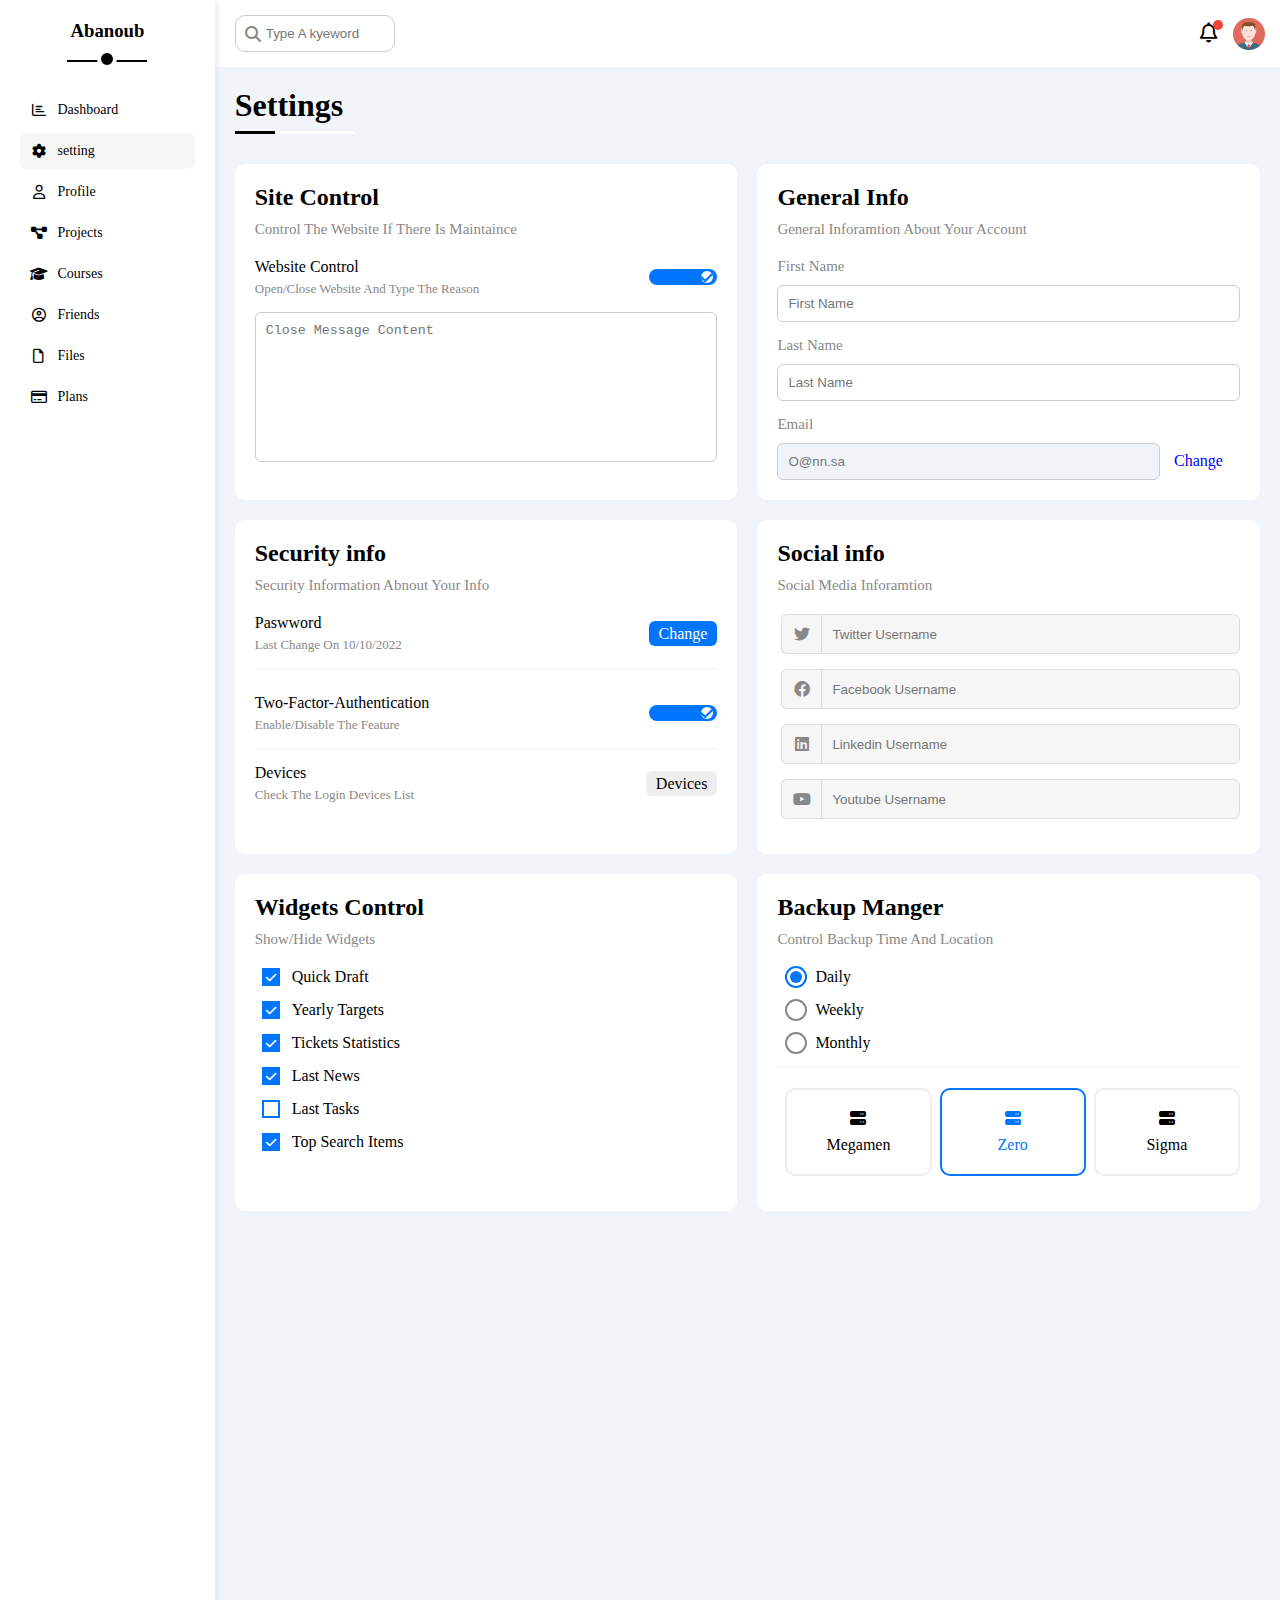
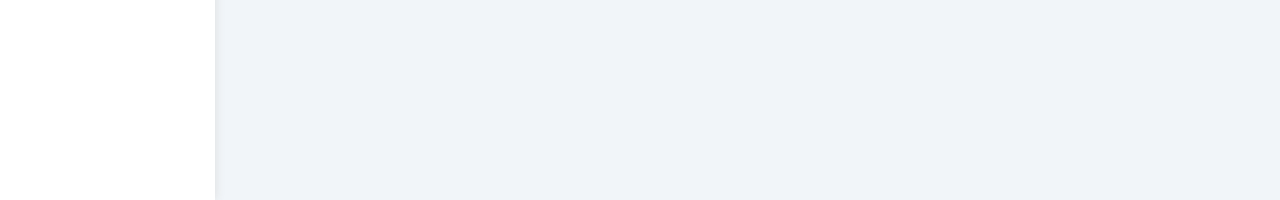
<file: setting.html>
<!DOCTYPE html>
<html lang="en">
<head>
    <meta charset="UTF-8">
    <meta http-equiv="X-UA-Compatible" content="IE=edge">
    <meta name="viewport" content="width=device-width, initial-scale=1.0">
    <link rel="stylesheet" href="css/all.min.css">
    <link rel="stylesheet" href="css/framework.css">
    <link rel="stylesheet" href="css/master.css">
    <title>Settings</title>
</head>
<body>
    <div class="page d-flex">
        <div class="sidebar bg-white p-relative p-20">
            <h3 class="p-relative mt-0 txt-c">Abanoub</h3>
            <ul>
                <li>
                    <a class=" d-flex align-center fs-14 c-black p-10 rad-6" href="index.html">
                    <i class="fa-regular fa-chart-bar fa-fw"></i>
                    <span>Dashboard</span>
                </a>
            </li>
            <li><a class="active d-flex align-center fs-14 c-black p-10 rad-6" href="setting.html">
                <i class="fa-solid fa-gear fa-fw"></i>
                <span>setting</span>
            </a>
        </li>
        <li><a class=" d-flex align-center fs-14 c-black p-10 rad-6" href="profile.html">
            <i class="fa-regular fa-user fa-fw"></i>
            <span>Profile</span>
        </a>
    </li>
    <li><a class=" d-flex align-center fs-14 c-black p-10 rad-6" href="projects.html">
        <i class="fa-solid fa-diagram-project fa-fw"></i>
        <span>Projects</span>
    </a>
</li>
<li><a class=" d-flex align-center fs-14 c-black p-10 rad-6" href="courses.html">
    <i class="fa-solid fa-graduation-cap fa-fw"></i>
    <span>Courses</span>
</a>
</li>
<li><a class=" d-flex align-center fs-14 c-black p-10 rad-6" href="friends.html">
    <i class="fa-regular fa-circle-user fa-fw"></i>
    <span>Friends</span>
</a>
</li>
<li><a class=" d-flex align-center fs-14 c-black p-10 rad-6" href="files.html">
    <i class="fa-regular fa-file fa-fw"></i>
    <span>Files</span>
</a>
</li>
<li><a class=" d-flex align-center fs-14 c-black p-10 rad-6" href="plans.html">
    <i class="fa-regular fa-credit-card fa-fw"></i>
    <span>Plans</span>
</a>
</li>
            </ul>
        </div>
        <div class="content w-full">
            <div class="head p-15 bg-white between-flex">
                <div class="search p-relative">
                    <input class="p-10 rad-10" type="search" placeholder="Type A kyeword">
                </div>
                <div class="icons d-flex align-center">
                    <span class="notification p-relative">
                        <i class="fa-regular fa-bell fa-lg"></i>
                    </span>
                    <img src="images/14-02-40-avatar.png" alt="">
                </div>
            </div>
            <!--<label class="toggle-checkbox">
                <input type="checkbox" checked>
                <span class="toggle-switch"></span>
            </label>
            -->
            <h1 class="p-relative">Settings</h1>
            <div class="settings-page d-grid gap-20 mr-20 ml-20">
                <div class="p-20 bg-white rad-10">
                    <h2 class="mt-0 mb-10">Site Control</h2>
                    <p class="cap-txt mb-20 mt-0 c-gray fs-15">control the website if there is maintaince</p>
                    <div class="mb-15 between-flex">
                    <div>
                        <span class="cap-txt">website control</span>
                    <p class="c-gray cap-txt mt-5 fs-13 mb-0">open/close website and type the reason</p>
                    </div>
                    <div>
                        <label class="toggle-checkbox">
                            <input type="checkbox" checked>
                            <span class="toggle-switch"></span>
                        </label>
                    </div>
                    </div>
                    <textarea class=" close-message p-10 d-block w-full rad-6" placeholder="Close Message Content"></textarea>
                </div>
                <div class="p-20 bg-white rad-10">
                    <h2 class="mt-0 mb-10 cap-txt">general info</h2>
                    <p class="cap-txt mb-20 mt-0 c-gray fs-15">general inforamtion about your account</p>
                    <div class="mb-15">
                        <label class="d-block c-gray mb-10 fs-15" for="first">First Name</label>
                        <input class="p-10 rad-6 b-none b-ccc outline-none d-block w-full" type="text" placeholder="First Name" id="first">
                    </div>
                    <div class="mb-15">
                        <label class="d-block c-gray mb-10 fs-15" for="last">Last Name</label>
                        <input class="p-10 rad-6 b-none b-ccc outline-none d-block w-full" type="text" placeholder="Last Name" id="last">
                    </div>
                    <div>
                        <label class="d-block c-gray mb-10 fs-15" for="email">Email</label>
                        <input class=" email p-10 rad-6 b-none b-ccc outline-none d-block w-full" type="text" placeholder="O@nn.sa" id="email" disabled>
                        <a class="c-blue" href="#">Change</a>
                    </div>
                </div>
                <div class="p-20 bg-white rad-10">
                    <h2 class="mt-0 mb-10">Security info</h2>
                    <p class="cap-txt mb-20 mt-0 c-gray fs-15">security information abnout your info</p>
                    <div class="pb-15 mb-15 between-flex bb-eee">
                    <div>
                        <span class="cap-txt">paswword</span>
                    <p class="c-gray cap-txt mt-5 fs-13 mb-0">last change on 10/10/2022 </p>
                    </div>
                    <div>
                        <a class="button btn-shape bg-blue c-white" href="#">Change</a>
                    </div>
                    </div>
                    <div class="pb-15 mb-15 pt-10 between-flex bb-eee">
                        <div>
                            <span class="cap-txt">two-factor-authentication</span>
                        <p class="c-gray cap-txt mt-5 fs-13 mb-0">enable/disable the feature </p>
                        </div>
                        <div>
                            <label class="toggle-checkbox">
                                <input type="checkbox" checked>
                                <span class="toggle-switch"></span>
                            </label>
                        </div>
                        </div>
                        <div class="pb-15 between-flex">
                            <div>
                                <span class="cap-txt">devices</span>
                            <p class="c-gray cap-txt mt-5 fs-13 mb-0">check the login devices list </p>
                            </div>
                            <div>
                                <a class="btn-shape bg-eee c-black" href="#">Devices</a>
                            </div>
                            </div>
                    </div>
                    <div class="p-20 bg-white rad-10">
                        <h2 class="mt-0 mb-10">Social info</h2>
                        <p class="cap-txt mb-20 mt-0 c-gray fs-15">social media inforamtion</p>
                        <div class="d-flex align-center mb-15 box p-relative">
                            <i class="icon fa-brands fa-twitter h-full center-flex c-gray bg-disabled"></i>
                            <input class="p-10 d-block rad-6 w-full b-none" type="text" placeholder="Twitter Username" >
                        </div>
                        <div class="d-flex align-center mb-15 box p-relative">
                            <i class="icon fa-brands fa-facebook h-full center-flex c-gray"></i>
                            <input class="p-10 d-block rad-6 w-full b-none" type="text" placeholder="Facebook Username" >
                        </div>
                        <div class="d-flex align-center mb-15 box p-relative">
                            <i class="icon fa-brands fa-linkedin h-full center-flex c-gray"></i>
                            <input class="p-10 d-block rad-6 w-full b-none" type="text" placeholder="Linkedin Username">
                        </div>
                        <div class="d-flex align-center  mb-15 box p-relative">
                            <i class="icon fa-brands fa-youtube h-full center-flex c-gray"></i>
                            <input class="p-10 d-block rad-6 w-full b-none" type="text" placeholder="Youtube Username" >
                        </div>
                    </div>
                    <div class="widgets-control p-20 bg-white rad-10">
                        <h2 class="mt-0 mb-10">Widgets Control</h2>
                        <p class="cap-txt mb-20 mt-0 c-gray fs-15">Show/hide widgets</p>
                        <div class="control d-flex align-center mb-15">
                            <input class="checkbox" type="checkbox"checked id="draft">
                            <label for="draft">Quick Draft</label>
                        </div>
                        <div class="control d-flex align-center mb-15">
                            <input class="checkbox" type="checkbox"checked id="targets">
                            <label  for="targets">Yearly Targets</label>
                        </div>
                        <div class="control  d-flex align-center mb-15">
                            <input class="checkbox" type="checkbox"checked id="tickest">
                            <label for="tickest">Tickets Statistics</label>
                        </div>
                        <div class="control d-flex align-center mb-15">
                            <input class="checkbox" type="checkbox"checked id="news">
                            <label for="news">Last News</label>
                        </div>
                        <div class="control d-flex align-center mb-15">
                            <input class="checkbox" type="checkbox" id="tasks">
                            <label for="tasks">Last Tasks</label>
                        </div>
                        <div class="control d-flex align-center">
                            <input class="checkbox" type="checkbox"checked id="search">
                            <label for="search">Top Search Items</label>
                        </div>
                        </div>
                        <div class="backup-manger p-20 bg-white rad-10">
                            <h2 class="mt-0 mb-10">Backup Manger</h2>
                            <p class="cap-txt mb-20 mt-0 c-gray fs-15">control backup time and location</p>
                        <div class="backup d-flex align-center mb-15">
                            <input type="radio" id="one" checked>
                            <label for="one">Daily</label>
                        </div>
                        <div class="backup d-flex align-center mb-15">
                            <input type="radio" id="two">
                            <label for="two">Weekly</label>
                        </div>
                        <div class="backup d-flex align-center mb-15">
                            <input type="radio" id="three">
                            <label for="three">Monthly</label>
                        </div>
                        <div class="servers d-flex align-center txt-c">
                            <input type="radio" name="servers" id="server-one">
                            <div class="server mb-15 rad-10 w-full">
                                <label class="d-block m-15" for="server-one">
                                    <i class="fa-solid fa-server d-block mb-10"></i>
                                    Megamen
                                </label>
                            </div>
                            <input type="radio" name="servers" id="server-two" checked>
                            <div class="server mb-15 rad-10 w-full">
                                <label class="d-block m-15" for="server-two">
                                    <i class="fa-solid fa-server d-block mb-10"></i>
                                    Zero
                                </label>
                            </div>
                            <input type="radio" name="servers" id="server-three">
                            <div class="server mb-15 rad-10 w-full">
                                <label class="d-block m-15" for="server-three">
                                    <i class="fa-solid fa-server d-block mb-10"></i>
                                    Sigma
                                </label>
                            </div>
                        </div>
                        </div>
                    </div>
                </div>
                </div>
</body>
</html>
</file>
<file: css/framework.css>
/*start box*/
.d-flex{
    display: flex;
}
.align-center{
    align-items: center;
}
.flex-1{
    flex: 1;
}
.space-between{
    justify-content: space-between;
}
.justify-center{
    justify-content: center;
}
.flex-colum{
    flex-direction: column;
}
.flex-wrap{
    flex-wrap: wrap;
}
.d-grid{
    display: grid;
}
.d-block{
    display: block;
}
.gap-20{
    gap: 20px;
}
.gap-50{
    gap: 20px;
}
@media(max-width:767px){
    .block-mobile{
        display: block;
    }
}
@media(max-width:767px){
    .hide-mobile{
        display: none;
    }
}
/*end box*/
/*start color*/ 
.bg-white{
    background-color: white;
}
.bg-eee{
    background-color: #eee;
}
.bg-blue{
    background-color: var(--blue-color);
}
.bg-orange{
    background-color: var(--orange-color);
}
.bg-red{
    background-color: var(--red-color);
}
.bg-green{
    background-color: var(--green-color);
}
.bg-eee{
    background-color: #eee;
}
.c-black{
    color: black;
}
.c-blue{
    color: blue;
}
.c-orange{
    color: orange;
}
.c-red{
    color: red;
}
.c-disabled{
    color: #fafafa;
}
.bg-disabled{
    background-color: #fafafa;
}
.c-orange{
    color: orange;
}
.c-green{
    color: green;
}
.c-gray{
    color: var(--gray-color);
}
.c-white{
    color: white;
}
/*end color*/ 
/* start padding + margin*/
.p-10{
    padding: 10px;
}
.p-15{
    padding: 15px;
}
.p-20{
    padding: 20px;
}
.pr-15{
    padding-right: 15px;
}
.pl-15{
    padding-left: 15px;
}
.pt-15{
    padding-top: 15px;
}
.pt-20{
    padding-top: 20px;
}
.pb-10{
    padding-bottom: 10px;
}
.pb-15{
    padding-bottom: 15px;
}
.pr-5{
    padding-right: 5px;
}
.pr-20{
    padding-right: 20px;
}
.pl-5{
    padding-left: 5px;
}
.pl-10{
    padding-left: 10px;
}
.pl-15{
    padding-left: 15px;
}
.pl-20{
    padding-left: 20px;
}
.pt-5{
    padding-top: 5px;
}
.pt-10{
    padding-top: 10px;
}
.pt-20{
    padding-top: 20px;
}
.pb-10{
    padding-bottom: 10px;
}
.pb-15{
    padding-bottom: 15px;
}
.pb-20{
    padding-bottom: 20px;
}
.p-50{
    padding: 50px;
}
.m-0{
    margin: 0;
}
.m-15{
    margin: 15;
}
.m-20{
    margin: 20px;
}
.mt-5{
    margin-top: 5px;
}
.mt-10{
    margin-top: 10px;
}
.mt-15{
    margin-top: 15px;
}
.mt-20{
    margin-top: 20px;
}
.m-20{
    margin: 20px;
}
.mt-25{
    margin-top: 25px;
}
.mb-0{
    margin-bottom: 0;
}
.mb-5{
    margin-bottom: 5px;
}
.mb-10{
    margin-bottom: 10px;
}
.mb-15{
    margin-bottom: 15px;
}
.mb-20{
    margin-bottom: 20px;
}
.mb-25{
    margin-bottom: 25px;
}
.mt-0{
    margin-top: 0;
}
.ml-15{
    margin-left: 15px;
}
.ml-20{
    margin-left: 20px;
}
.mr-10{
    margin-right: 10px;
}
.mr-15{
    margin-right: 15px;
}
.mr-20{
    margin-right: 20px;
}
/* end padding + margin*/
/*start postion*/
.p-relative{
    position: relative;
}
.p-absolute{
    position: absolute;
}
/*end postion*/
/*start font*/
.txt-c{
    text-align: center;
}
@media(max-width:767px){
    .txt-c-mobile{
        text-align: center;
    }
}
.cap-txt{
    text-transform: capitalize;
}
.fs-13{
    font-size: 13px;
}
.fs-14{
    font-size: 14px;
}
.fs-15{
    font-size: 15px;
}
.fs-16{
    font-size: 16px;
}
.fs-20{
    font-size: 20px;
}
.fs-25{
    font-size: 25px;
}
.f-bold{
    font-weight: bold;
}
/*end font*/
/*start border*/
.rad-6{
    border-radius: 6px;
}
.rad-10{
    border-radius: 10px;
}
.rad-50{
    border-radius: 50%;
}
/*end border*/
/*start component*/
.between-flex{
    display: flex;
    align-items: center;
    justify-content: space-between;
}
.center-flex{
    display: flex;
    align-items: center;
    justify-content: center;
}
/*start component*/
/*start width*/
.w-full{
    width: 100%;
}
.h-full{
    height: 100%;
}
.w-100{
    width: 100px;
}
.h-100{
    height: 100px;
}
/*start width*/
.w-fit{
    width: fit-content;
}
/* start border and outline*/
.b-none{
    border: none;
}
.b-ccc{
    border: 1px solid #ccc;
}
.b-eee{
    border: 1px solid #eee;
}
.bb-ccc{
    border-bottom: 1px solid #ccc;
}
.bb-eee{
    border-bottom: 1px solid #eee;
}
.outline-none{
    outline: none;
}
/* end border and outline*/
.btn-shape{
    padding: 4px 10px;
    border-radius: 6px;
}
.line-through{
    text-decoration: line-through;
}
.opacity-3{
    opacity: 0.3;
}
</file>
<file: css/master.css>
*{
    -webkit-box-sizing: border-box;
    -moz-box-sizing: border-box;
    box-sizing: border-box;
}
:root{
    --blue-color:#0075ff;
    --blue-alt-color:#0d69d5;
    --orange-color:#f95e0b;
    --green-color:#22c55e;
    --red-color:#f44336;
    --gray-color:#888;
}
::-webkit-scrollbar{
    width:15px;
}
::-webkit-scrollbar-track{
    background-color: white;
}
::-webkit-scrollbar-thumb{
    background-color: var(--blue-color);
}
::-webkit-scrollbar-thumb:hover{
    background-color: var(--blue-alt-color);
}
body{
    margin: 0;
}
ul{
    list-style: none;
    padding: 0;
}
a{
    text-decoration: none;
}
.page{
    min-height: 200vh;
    background-color: #f1f5f9;
}
.sidebar{
    width: 250px;
    box-shadow: 0 0 10px #ddd;
}
.sidebar > h3{
    margin-bottom: 50px;
}
@media(min-width:768px){
    .sidebar > h3::before{
        content: "";
        position: absolute;
        width: 80px;
        height: 2px;
        left: 50%;
        transform: translateX(-50%);
        bottom: -20px;
        background-color: black;
    }
    .sidebar > h3::after{
        content: "";
        position: absolute;
        width: 12px;
        height: 12px;
        border-radius: 50%;
        left: 50%;
        transform: translateX(-50%);
        background-color: white;
        bottom: -27px;
        background-color: black;
        border: 4px solid white;
    }
}
.sidebar ul li a{
    margin-bottom: 5px;
    transition: 0.3s;
}
.sidebar ul li a:hover, .sidebar ul li a.active{
    background-color: #f6f6f6;
}
.sidebar ul li a span{
    font-size: 14px;
    margin-left: 10px;
}
@media(max-width:767px){
    .sidebar{
        width: 58px;
        padding: 10px;
    }
    .sidebar > h3{
        margin-bottom: 15px;
        font-size: 10px;
    }
    .sidebar ul li  a span{
    display: none;
    }
}
.content{
    overflow: hidden;
}
.head .search::before{
    position: absolute;
    font-family: "Font Awesome 5 Free";
    content: "\f002";
    font-weight: 900;
    left: 15px;
    top: 50%;
    transform: translateY(-50%);
    color: var(--gray-color);
}
.head .search input{
    border: 1px solid #ccc;
    width: 160px;
    padding-left: 30px;
    margin-left: 5px;
    transition: width 0.3s;
}
.head .search input:focus{
    outline: none;
    width: 200px;
}
.head .search input:focus::placeholder{
    opacity: 0;
}
.head .icons .notification::before{
    position: absolute;
    content: "";
    width: 10px;
    height: 10px;
    border-radius: 50%;
    background-color: var(--red-color);
    top: -5px;
    right: -5px;
}
.head .icons img{
    width: 32px;
    height: 32px;
    margin-left: 15px;
}
.page h1{
    margin: 20px 20px 40px;
}
.page h1::before, .content h1:after{
    content: "";
    position: absolute;
    height: 3px;
    left: 0;
    bottom: -10px;
}
.page h1::before{
    width: 120px;
    background-color: white;
}
.page h1::after{
    width: 40px;
    background-color: black;
}
.wrapper{
    grid-template-columns: repeat(auto-fill,minmax(350px,1fr));
    margin-bottom: 20px;
}
@media(max-width:767px){
    .wrapper{
        grid-template-columns:minmax(200px,1fr);
        gap: 10px;
        margin-left: 10px;
        margin-right: 10px;
    }
}
.welcome{
    overflow: hidden;
}
.welcome .intro img{
    width: 200px;
    margin-bottom: -10px;
}
.welcome .avter{
    width: 64px;
    height: 64px;
    border-radius: 50%;
    padding: 2px;
    border: 2px solid white;
    box-shadow: 0 0 5px #ddd;
    margin-left: 20px;
    margin-top: -32px;
}
.welcome .body{
    border-top: 1px solid #ccc;
    border-bottom: 1px solid #ccc;

}
.welcome .body > div{
    flex: 1;
}
.welcome .visit{
    margin: 0 15px 15px auto;
    transition: 0.3s;
    
}
.welcome .visit:hover{
    background-color: var(--blue-alt-color);
}
@media(max-width:767px){
    .welcome .intro{
        padding-bottom: 30px;
    }
    .welcome .avter{
        margin-left: 0;
    }
    .welcome .body > div:not(:last-child){
        margin-bottom: 20px;
    }
}
.quick-draft textarea{
    resize: none;
    height: 180px;

}
.quick-draft  .save{
    margin: 0 10px 10px auto;
    transition: 0.3s;
}
.quick-draft  .save:hover{
    background-color: var(--blue-alt-color);
}
.targets .target-row .icon{
    width: 80px;
    height: 80px;
    margin-right: 15px;
}
.targets .details{
    flex: 1;
}
.targets .details .progress{
    height: 4px;
}
.targets .details .progress > span{
    position: absolute;
    top: 0;
    left: 0;
    height: 100%;
}
.targets .details .progress > span span{
    position: absolute;
    bottom: 16px;
    right: -16px;
    font-size: 13px;
    color: white;
    padding: 2px 5px;
    border-radius: 6px;
}
.targets .details .progress > span span::after{
    content: "";
    position: absolute;
    bottom: -10px;
    left: 50%;
    transform: translateX(-50%);
    border: 5px solid;
}
.targets .details .progress > span.blue span::after{
    border-color:var(--blue-color) transparent transparent transparent;
}
.targets .details .progress > span.orange span::after{
    border-color:var(--orange-color) transparent transparent transparent;
}
.targets .details .progress > span.green span::after{
    border-color:var(--green-color) transparent transparent transparent;
}
.blue .icon, .blue .progress{
    background-color: rgb(0 117  255 / 20%);
}
.orange .icon, .orange .progress{
    background-color: rgb(245 158 11 / 20%);
}
.green .icon, .green .progress{
    background-color: rgb(34 197  94 / 20%);
}
.targets .progees{
    height: 4px;
}
.tickets .box{
    border: 1px solid #ccc;
    width: calc(50% - 10px);
    
}
@media(max-width:767px){
    .tickets .box{
        width: 100%;
    }
}
.latest-news .new-row:not(:last-of-type){
    padding-bottom: 20px;
    margin-bottom: 20px;
    border-bottom: 1px solid #eee;
}
.latest-news .new-row img{
    width: 100px;
    margin-right: 15px;
}
.latest-news .info{
    flex: 1;
}
.latest-news .info h2{
    margin: 0 0 5px;
    font-size: 16px;
}
@media(max-width:767px){
    .latest-news .new-row{
        flex-direction: column;
    }
    .latest-news .new-row img{
        margin-bottom: 10px;
    }
}
.latest-tasks .task-row:not(:last-of-type){
    border-bottom: 1px solid #eee;
}
.latest-tasks .info{
    flex: 1;
}
.latest-tasks .delete{
    cursor: pointer;
    transition: 0.3s;
}
.latest-tasks .delete:hover{
    color: var(--red-color);
}
.latest-uploads .upload-row{
    flex-grow: 1;
}
.latest-uploads .upload-row:not(:last-of-type){
    border-bottom: 1px solid #eee;
}
.latest-uploads .upload-row .text{
    margin: 0;
}
.latest-uploads .upload-row img{
    width: 40px;
    margin-right: 15px;
}
.last-project ul::before{
    content: "";
    position: absolute;
    width: 2px;
    height: 100%;
    left: 11px;
    background-color: var(--blue-color);
}
.last-project ul li::before{
    content: "";
    width: 20px;
    height: 20px;
    border-radius: 50%;
    background-color: white;
    border: 2px solid white;
    outline: 2px solid var(--blue-color);
    display: block;
    margin-right: 10px;
    z-index: 1;
}
.last-project ul li.done::before{
    background-color: var(--blue-color);
    
}
.last-project ul li.current::before{
    animation: change-color 0.8s infinite alternate;
}
.last-project .launch-icon{
    position: absolute;
    width: 160px;
    right: 0;
    bottom: 0;
}
.reminders ul li .key{
    width: 15px;
    height: 15px;
}
.reminders ul li > .blue{
    border-left: 2px solid var(--blue-color);
}
.reminders ul li > .green{
    border-left: 2px solid var(--green-color);
}
.reminders ul li > .orange{
    border-left: 2px solid var(--orange-color);
}
.reminders ul li > .red{
    border-left: 2px solid var(--red-color);
}
.latest-post .post img{
    width: 48px;
    height: 48px;
    border-radius: 50%;
    margin-right: 15px;
}
.latest-post .post-content{
    border-bottom: 1px solid #eee;
    border-top: 1px solid #eee;
    min-height: 140px;
    text-transform: capitalize;
    line-height: 1.8;
}
.social-media .box{
    padding-left: 70px;
}
.social-media .box i{
    position: absolute;
    left: 0;
    top: 0;
    width: 52px;
    transition: 0.3s;
}
.social-media .box i:hover{
    transform: rotate(5deg);
}
.social-media .twitter{
    background-color:rgb(29 161 242 / 20%);
    color: #1da1f2;
}
.social-media .twitter i,.social-media .twitter a{
    background-color: #1da1f2;
}
.social-media .facebook{
    background-color:rgb(24 119 242 / 20%);
    color: #1877f2;
}
.social-media .facebook i,.social-media .facebook a{
    background-color: #1877f2;
}
.social-media .youtube{
    background-color:rgb(255 0 0 / 20%);
    color: red;
}
.social-media .youtube i,.social-media .youtube a{
    background-color: red;
}
.social-media .linkedin{
    background-color:rgb(0 119 181 / 20%);
    color: #0077b5;
}
.social-media .linkedin i,.social-media .linkedin a{
    background-color: #0077b5;
}
.project .resposive-table{
    overflow-x: auto;
}
.project table{
    min-width: 1000px;
    border-spacing: 0;
}
.project thead td{
    background-color: #eee;
    font-weight: bold;
}
.project table td{
    padding: 15px;
}
.project tbody td{
    border-bottom: 1px solid #eee;
    border-left: 1px solid #eee;
    transition: 0.3s;
}
.project table tbody td:last-child{
    border-right: 1px solid #eee;
}
.project table tbody tr:hover td{
    background-color: #faf7f7;
}
.project table img{
    width: 32px;
    height: 32px;
    border-radius: 50%;
    padding: 2px;
    background-color: white;
}
.project table img:not(:first-child){
    margin-left: -20px;
}
.project table .lable{
    font-size: 13px;
}
/* start settings*/
.toggle-checkbox{
    width: 68px;
    height: 16px;
    position: relative;
    display: inline-block;
}
.toggle-checkbox > input{
    opacity: 0;
    width: 0;
    height: 0;
}
.toggle-switch{
    position: absolute;
    top: 0;
    left: 0;
    right: 0;
    bottom: 0;
    background-color: #ccc;
    border-radius: 16px;
    cursor: pointer;
    transition: 0.3s;
}
.toggle-switch::before{
    content: "\f00d";
    font-family: "Font Awesome 5 Free";
    font-weight: bold;
    position: absolute;
    width: 12px;
    height: 12px;
    border-radius: 50%;
    background-color: white;
    top: 2px;
    left: 4px;
    display: flex;
    align-items: center;
    justify-content: center;
    color: #aaa;
    transition: 0.3s;
}
input:checked + .toggle-switch{
    background-color: var(--blue-color);
}
input:checked + .toggle-switch::before{
    left: 52px;
    content: "\f00c";
    color: var(--blue-color);
}
.settings-page{
    grid-template-columns: repeat(auto-fill, minmax(500px,1fr));
    margin-bottom: 20px;
}
@media(max-width:767px){
    .settings-page{
        grid-template-columns:minmax(100px,1fr);
        gap: 10px;
        margin-left: 10px;
        margin-right: 10px;
    }
}
.settings-page .close-message{
    resize: none;
    border: none;
    min-height: 150px;
    border:1px solid #ccc;
    outline: none;
}
.settings-page :disabled{
    cursor: no-drop;
    background-color: #f0f4f8;
    color: #bbb;
}
.settings-page .button{
    transition: 0.3s;
}
.settings-page .button:hover{
    background-color: var(--blue-alt-color);
}
.settings-page .email{
    display: inline-flex;
    width: calc(100% - 80px);
    margin-right: 10px;
}
.settings-page .box{
    padding-left: 44px;
}
.settings-page .box input{
    height: 40px;
    padding-left: 10px;
    border-radius: 0 6px 6px 0;
    border: 1px solid #ddd;
    background-color: #f6f6f6;
    outline: none;
}
.settings-page .box:focus-within .icon{
    color: black;
}
.settings-page .box .icon{
    position: absolute;
    left: 4px;
    width: 40px;
    height: 40px;
    border-radius: 6px 0 0 6px;
    background-color: #f6f6f6;
    border: 1px solid #ddd;
    border-right: none;
}
.widgets-control .control input[type="checkbox"]{
    opacity: 0;
    width: 0;
    height: 0;
}
.widgets-control .control label{
    padding-left: 30px;
    cursor: pointer;
    position: relative;
}
.widgets-control .control label::before{
    position: absolute;
    content: "";
    width: 14px;
    height: 14px;
    border: 2px solid var(--blue-color);
    left: 0;
    top: 50%;
    margin-top: -9px;
}
.widgets-control .control label::after{
    position: absolute;
    content: "\f00c";
    font-family: "Font Awesome 5 Free";
    font-weight: 900;
    left: 0;
    top: 50%;
    margin-top: -9px;
    background-color: var(--blue-color);
    font-size: 12px;
    width: 18px;
    height: 18px;
    color: white;
    display: flex;
    align-items: center;
    justify-content: center;
    transform: scale(0)rotate(360deg);
    transition: 0.3s;
}
.widgets-control .control .checkbox:checked +label::after{
    transform: scale(1);
}
.backup-manger input[type="radio"]{
    opacity: 0;
    width: 0;
    height: 0;
}
.backup-manger .backup label{
    padding-left: 30px;
    cursor: pointer;
    position: relative;
}
.backup-manger .backup label::before{
    position: absolute;
    content: "";
    width: 18px;
    height: 18px;
    border: 2px solid var(--gray-color);
    border-radius: 50%;
    left: 0;
    top: 50%;
    margin-top: -11px;
}
.backup-manger .backup label::after{
    position: absolute;
    content: "";
    width: 12px;
    height: 12px;
    background-color: var(--blue-color);
    left: 5px;
    margin-right: -6px;
    transition: 0.3s;
    border-radius: 50%;
    top: 50%;
    margin-top: -6px;
    transform: scale(0);
    transition: 0.3s;
}
.backup-manger .backup input[type="radio"]:checked + label::after{
    transform: scale(1);
}
.backup-manger .backup input[type="radio"]:checked + label::before{
    border-color: var(--blue-color);
}
.backup-manger .servers{
    padding-top: 20px;
    border-top: 1px solid #eee;
}
@media(max-width:767px){
    .backup-manger .servers{
        flex-wrap: wrap;
    }
}
.backup-manger .servers .server{
    padding: 20px;
    border: 2px solid #eee;
    position: relative;
}
.backup-manger .servers .server label{
    cursor: pointer;
}
.backup-manger .servers input:checked + .server{
    border-color: var(--blue-color);
    color: var(--blue-color);
}
/* start settings */
/* start profile page */
@media(max-width:767px){
    .profile-page .overview{
        flex-direction: column;
    }
}
.profile-page .avter-box{
    width: 300px;
}
@media(min-width:768px){
    .profile-page .avter-box{
        border-right: 1px solid #eee;
    }
}
.profile-page .avter-box > img{
    width: 120px;
    height: 120px;
}
.profile-page .avter-box .level{
    height: 6px;
    margin: auto;
    overflow: hidden;
    width: 70%;
    
}
.profile-page .avter-box .level span{
    position: absolute;
    left: 0;
    top: 0;
    background-color: var(--blue-color);
    height: 100%;
    border-radius: 6px;
}
.profile-page .info-box .box{
    flex-wrap: wrap;
    border-bottom: 1px solid #eee;
    transition: 0.3s;
}
.profile-page .info-box .box:hover{
    border-color: #f9f9f9;
}
.profile-page .info-box .row{
    min-width: 250px;
    padding: 10px 0 0;
}
.my-skills{
    width: 550px;
}
.my-skills .box span{
    margin-right: 15px;
}
@media(max-width:767px){
    .profile-page .other-data{
        flex-direction: column;
    }    
}
.profile-page .skills-card{
    flex-grow: 1;
}
.profile-page .skills-card ul li{
    padding: 15px 0;
}
.profile-page .skills-card ul li:not(:last-child){
    border-bottom: 1px solid #eee;
}
.profile-page .skills-card ul li span{
    padding: 4px 10px;
    display: inline-flex;
    background-color: #eee;
    border-radius: 6px;
    font-size: 14px;
}
.profile-page .skills-card ul li span:not(:last-child){
    margin-right: 5px;
}
.profile-page .activities{
    flex-grow: 2;
}
.profile-page .activity:not(:last-of-type){
    border-bottom: 1px solid #eee;
    padding-bottom: 20px;
    margin-bottom: 20px;
}
.profile-page .activity img{
    width: 64px;
    height: 64px;
    border-radius: 50%;
    margin-right: 10px;
}
@media(min-width:768px){
    .profile-page .activity .data{
        margin-left: auto;
        text-align: right;
    }
}
@media(max-width:767px){
    .profile-page .activity{
        flex-direction: column;
    }
    .profile-page .activity img{
    margin-right: 0;
    margin-bottom: 15px;
    }
    .profile-page .activity .data{
    margin-top: 15px;
    }
}
/* end profile page */
/*start projects page*/
.projects-page{
    grid-template-columns: repeat(auto-fill,minmax(500px,1fr));
}
.projects-page h2{
    font-weight: normal;
}
@media(max-width:767px){
    .projects-page{
        grid-template-columns:minmax(200px,1fr);
        margin-left: 10px;
        margin-right: 10px;
        gap: 10;
    }
}
.projects-page .project .date{
    position: absolute;
    right: 10px;
    top: 10px;
}
.projects-page .project .team{
    position: relative;
    min-height: 80px;
}
.projects-page .team a{
    position: absolute;
    left: 0;
    bottom: 0;
}
.projects-page .team a:nth-child(2){
    left: 25px;
}
.projects-page .team a:nth-child(3){
    left: 50px;
}
.projects-page .team a:nth-child(4){
    left: 75px;
}
.projects-page .team a:nth-child(5){
    left: 100px;
}
.projects-page .project .team a:hover{
    z-index: 1000;
}
.projects-page .project .team img{
    width: 32px;
    height: 32px;
    border-radius: 50%;
    padding: 2px;
    background-color: white;
}
.projects-page .do{
    justify-content: flex-end;
    border-top: 1px solid #eee;
    padding-top: 15px;
    margin-top: 15px;
}
.projects-page .do span{
    margin-left: 5px;
    width: fit-content;
}
@media(max-width:767px){
    .projects-page .do{
        flex-direction: column;
    }
    .projects-page .do span:not(:last-child){
        margin-left: 0;
        margin-bottom: 15px;
    }
}
.projects-page .project .info{
    border-top: 1px solid #eee;
    padding-top: 15px;
    margin-top: 15px;
}
.projects-page .project .info .pro{
    position: relative;
    width: 260px;
    height: 8px;
    margin-right: auto;
    overflow: hidden;
}
.projects-page .project .info .pro span{
    left: 0;
    top: 0;
    border-radius: 6px;
    position: absolute;
    height: 100%;
}
@media(max-width:767px){
    .projects-page .project .info{
        flex-direction: column;
    }
    .projects-page .project .pro{
        margin-bottom: 15px;
    }
}
/*end projects page*/
/*Start courses*/
.courses-page{
    grid-template-columns: repeat(auto-fill,minmax(300px,1fr));
}
@media(max-width:767px){
    .courses-page{
        grid-template-columns: minmax(200px,1fr);
        margin-left: 10px;
        margin-right: 10px;
        gap: 10;
    }
}
.courses-page .course{
    overflow: hidden;
}
.courses-page .course .cover{
    max-width: 100%;
}
.courses-page .instructor{
    position: absolute;
    width: 64px;
    height: 64px;
    border-radius: 50%;
    top: 20px;
    left: 20px;
    padding: 2px;
    background-color: white;
}
.courses-page .course .description{
    line-height: 1.6;
}
.courses-page .course .info{
    border-top: 1px solid #eee;
}
.courses-page .course .info .title{
    position: absolute;
    left: 50%;
    top: -13px;
    transform: translateX(-50%);
    height: 27px;
}
/* End courses */
/*start friends*/
.friends-page{
    grid-template-columns: repeat(auto-fill,minmax(300px,1fr));
}
@media(max-width:767px){
    .friends-page{
        grid-template-columns: minmax(200px,1fr);
        margin-left: 10px;
        margin-right: 10px;
        gap: 10;
    }
}
.friends-page .friend .contact{
    position: absolute;
    left: 10px;
    top: 10px;
}
.friends-page .friend .contact i{
    padding: 10px;
    border-radius: 50%;
    background-color: #eee;
    font-size: 13px;
    color: #666;
    cursor: pointer;
    transition: 0.3s;
}
.friends-page .friend .contact i:hover{
    background-color: var(--blue-color);
    color: white;
}
.friends-page .friend .icons{
    padding-top: 15px;
    margin-top: 15px;
    padding-bottom: 15px;
    margin-bottom: 15px;
    border-top: 1px solid #eee;
    border-bottom: 1px solid #eee;
}
.friends-page .friend .icons i{
    margin-right: 5px;
}
.friends-page .friend .icons .vip{
    position: absolute;
    right: 0;
    top: 50%;
    transform: translateY(-50%);
    font-size: 40px;
    opacity: 0.2;
}
/*end friends*/
/*start files*/
.files-page{
    flex-direction: row-reverse;
    align-items: flex-start;
}
@media(max-width:767px){
    .files-page{
        flex-direction: column;
        align-items: normal;
    }
}
.files-page .files-stats{
    width: 260px;
}
@media(max-width:767px){
    .files-page .files-stats{
        width: 277px;
    }
}
.files-page .files-stats .icon{
    width: 40px;
    height: 40px;
    margin-right: 10px;
}
.files-page .files-stats .size{
    margin-left: auto;
}
.files-page .files-stats .blue{
    background-color: rgb(0 117  255 / 20%);
}
.files-page .files-stats .green{
    background-color: rgb(34 197  94 / 20%);
}
.files-page .files-stats .red{
    background-color: rgb(244 67 54 / 20%);
}
.files-page .files-stats .orange{
    background-color: rgb(245 158 11 / 20%);
}
.files-page .files-stats .upload{
    margin:15px auto 0;
    padding: 10px 15px;
    transition: 0.3s;
}
.files-page .files-stats .upload:hover{
    background-color: var(--blue-alt-color);
}
.files-page .files-stats .upload:hover i{
    animation: go-up 0.8s infinite;
}
.files-page .files-content{
    flex: 1;
    grid-template-columns: repeat(auto-fill,minmax(200px,1fr));
}
.files-page .files-content img{
    width: 64px;
    height: 64px;
    transition: 0.3s;
}
.files-page .files-content .file:hover img{
    transform: rotate(5deg);
}
.files-page .files-content .info{
    border-top: 1px solid #eee;
}
/*End files*/
/*start plans*/
.plans-page{
    grid-template-columns: repeat(auto-fill,minmax(400px,1fr));
}
@media(max-width:767px){
    .plans-page{
        grid-template-columns: minmax(250px,1fr);
        margin-left: 10px;
        margin-right: 10px;
        gap: 10;
    }
}
.plans-page .plan .top{
    border: 3px solid white;
    outline: 3px solid transparent;
}
.plans-page .plan.green .top{
    outline: 3px solid var(--green-color)
}
.plans-page .plan.blue .top{
    outline: 3px solid var(--blue-color);
}
.plans-page .plan.orange .top{
    outline: 3px solid var(--orange-color);
}
.plans-page .plan .price{
    position: relative;
    font-size: 40px;
    width: fit-content;
    margin: auto;
}
.plans-page .plan .price span{
    content: "";
    position: absolute;
    top: 0;
    left: -20px;
    font-size: 25px;
}
.plans-page .plan ul li{
    display: flex;
    align-items: center;
    padding: 15px 0;
    border-bottom: 1px solid #eee;
}
.plans-page .plan ul li .yes{
    color: var(--green-color);
}
.plans-page .plan ul li i:not(.yes, .help){
    color: var(--red-color);
}
.plans-page .plan ul li i:first-child{
    font-size: 18px;
    margin-right: 5px;
}
.plans-page .plan ul li .help{
    margin-left: auto;
    color: grey;
    cursor: pointer;
}
/*End plans*/
/*start animation */
@keyframes change-color{
    0%{
        background-color: var(--blue-color);
    }
    100%{
        background-color: white;
    }
}
@keyframes go-up{
    0%, 100%{
        transform: translateY(0);
    }
    50%{
        transform: translateY(-5px);
    }
}
/* end animation */
</file>
